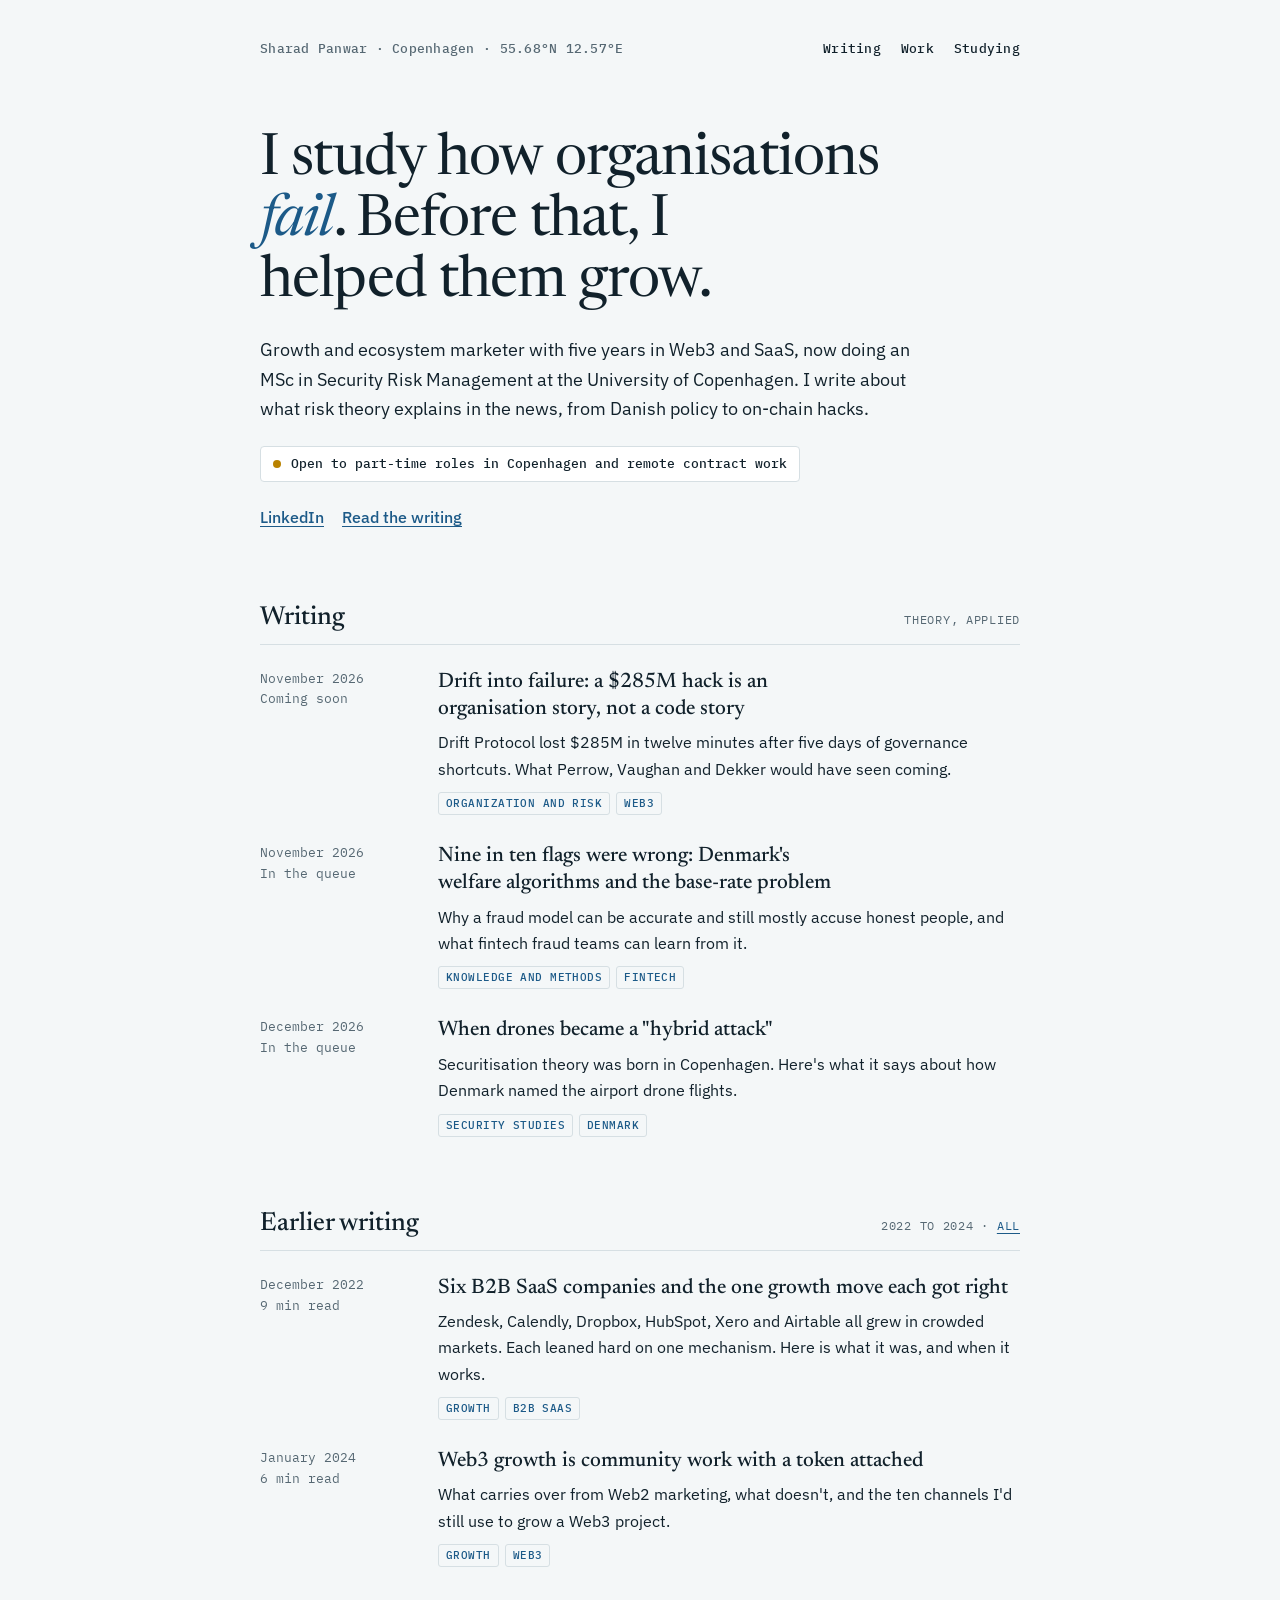
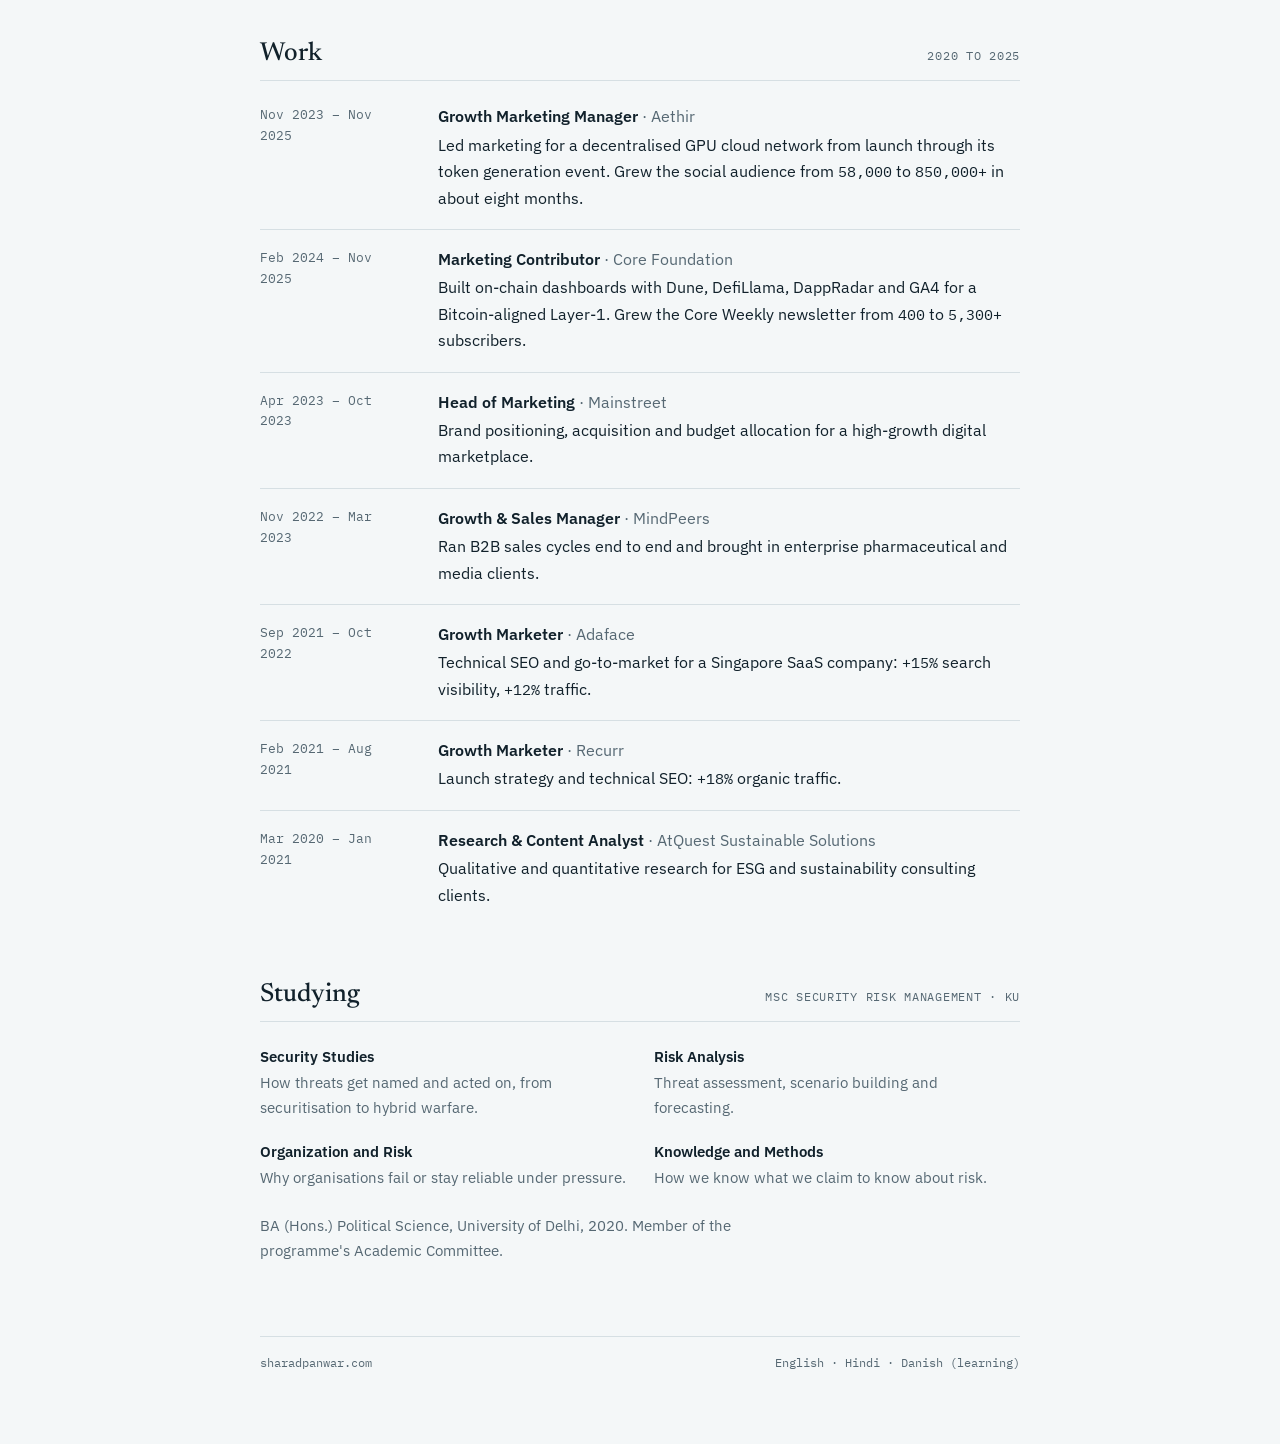
<file: index.html>
<!doctype html>
<html lang="en">
<head>
<meta charset="utf-8">
<meta name="viewport" content="width=device-width, initial-scale=1, viewport-fit=cover">
<title>Sharad Panwar</title>
<meta name="description" content="Sharad Panwar: growth and ecosystem marketer, MSc Security Risk Management student at the University of Copenhagen.">
<meta property="og:title" content="Sharad Panwar">
<meta property="og:description" content="Sharad Panwar: growth and ecosystem marketer, MSc Security Risk Management student at the University of Copenhagen.">
<meta property="og:url" content="https://sharadpanwar.com/">
<meta property="og:type" content="website">
<link rel="canonical" href="https://sharadpanwar.com/">
<link rel="preconnect" href="https://fonts.googleapis.com">
<link rel="preconnect" href="https://fonts.gstatic.com" crossorigin>
<link rel="stylesheet" href="https://fonts.googleapis.com/css2?family=Newsreader:ital,opsz,wght@0,6..72,400;0,6..72,500;1,6..72,400&family=IBM+Plex+Sans:wght@400;500;600&family=IBM+Plex+Mono:wght@400;500&display=swap">
<link rel="stylesheet" href="/style.css">
</head>
<body>
<div class="wrap">
  <header class="top">
    <a class="home" href="/">Sharad Panwar · Copenhagen · 55.68°N 12.57°E</a>
    <nav aria-label="Sections">
      <a href="/writing/">Writing</a>
      <a href="/#work">Work</a>
      <a href="/#studying">Studying</a>
    </nav>
  </header>
  <div class="hero">
    <h1>I study how organisations <em>fail</em>. Before that, I helped them grow.</h1>
    <p>Growth and ecosystem marketer with five years in Web3 and SaaS, now doing an MSc in Security Risk Management at the University of Copenhagen. I write about what risk theory explains in the news, from Danish policy to on-chain hacks.</p>
    <div class="status"><i aria-hidden="true"></i>Open to part-time roles in Copenhagen and remote contract work</div>
    <div class="links">
      <a href="https://www.linkedin.com/in/isthatsharad/" target="_blank" rel="noopener">LinkedIn</a>
      <a href="/writing/">Read the writing</a>
    </div>
  </div>

  <section id="writing" aria-labelledby="h-writing">
    <div class="sec-head"><h2 id="h-writing">Writing</h2><span>Theory, applied</span></div>
    <div class="list">
      <article class="entry">
        <div class="meta">November 2026<br>Coming soon</div>
        <div class="body">
          <h3>Drift into failure: a $285M hack is an organisation story, not a code story</h3>
          <p>Drift Protocol lost $285M in twelve minutes after five days of governance shortcuts. What Perrow, Vaughan and Dekker would have seen coming.</p>
          <div class="lens"><b>Organization and Risk</b><b>Web3</b></div>
        </div>
      </article>
      <article class="entry">
        <div class="meta">November 2026<br>In the queue</div>
        <div class="body">
          <h3>Nine in ten flags were wrong: Denmark&#x27;s welfare algorithms and the base-rate problem</h3>
          <p>Why a fraud model can be accurate and still mostly accuse honest people, and what fintech fraud teams can learn from it.</p>
          <div class="lens"><b>Knowledge and Methods</b><b>Fintech</b></div>
        </div>
      </article>
      <article class="entry">
        <div class="meta">December 2026<br>In the queue</div>
        <div class="body">
          <h3>When drones became a &quot;hybrid attack&quot;</h3>
          <p>Securitisation theory was born in Copenhagen. Here&#x27;s what it says about how Denmark named the airport drone flights.</p>
          <div class="lens"><b>Security Studies</b><b>Denmark</b></div>
        </div>
      </article>
    </div>
  </section>

  <section id="earlier" aria-labelledby="h-earlier">
    <div class="sec-head"><h2 id="h-earlier">Earlier writing</h2><span>2022 to 2024 · <a href="/writing/">All</a></span></div>
    <div class="list">
      <article class="entry">
        <div class="meta">December 2022<br>9 min read</div>
        <div class="body">
          <h3><a href="/writing/b2b-saas-growth/">Six B2B SaaS companies and the one growth move each got right</a></h3>
          <p>Zendesk, Calendly, Dropbox, HubSpot, Xero and Airtable all grew in crowded markets. Each leaned hard on one mechanism. Here is what it was, and when it works.</p>
          <div class="lens"><b>Growth</b><b>B2B SaaS</b></div>
        </div>
      </article>
      <article class="entry">
        <div class="meta">January 2024<br>6 min read</div>
        <div class="body">
          <h3><a href="/writing/web3-growth-playbook/">Web3 growth is community work with a token attached</a></h3>
          <p>What carries over from Web2 marketing, what doesn&#x27;t, and the ten channels I&#x27;d still use to grow a Web3 project.</p>
          <div class="lens"><b>Growth</b><b>Web3</b></div>
        </div>
      </article>
    </div>
  </section>

  <section id="work" aria-labelledby="h-work">
    <div class="sec-head"><h2 id="h-work">Work</h2><span>2020 to 2025</span></div>
    <div class="roles">
      <div class="role"><div class="meta">Nov 2023 – Nov 2025</div><div>
        <h3>Growth Marketing Manager <span>· Aethir</span></h3>
        <p>Led marketing for a decentralised GPU cloud network from launch through its token generation event. Grew the social audience from <span class="num">58,000</span> to <span class="num">850,000+</span> in about eight months.</p></div></div>
      <div class="role"><div class="meta">Feb 2024 – Nov 2025</div><div>
        <h3>Marketing Contributor <span>· Core Foundation</span></h3>
        <p>Built on-chain dashboards with Dune, DefiLlama, DappRadar and GA4 for a Bitcoin-aligned Layer-1. Grew the Core Weekly newsletter from <span class="num">400</span> to <span class="num">5,300+</span> subscribers.</p></div></div>
      <div class="role"><div class="meta">Apr 2023 – Oct 2023</div><div>
        <h3>Head of Marketing <span>· Mainstreet</span></h3>
        <p>Brand positioning, acquisition and budget allocation for a high-growth digital marketplace.</p></div></div>
      <div class="role"><div class="meta">Nov 2022 – Mar 2023</div><div>
        <h3>Growth &amp; Sales Manager <span>· MindPeers</span></h3>
        <p>Ran B2B sales cycles end to end and brought in enterprise pharmaceutical and media clients.</p></div></div>
      <div class="role"><div class="meta">Sep 2021 – Oct 2022</div><div>
        <h3>Growth Marketer <span>· Adaface</span></h3>
        <p>Technical SEO and go-to-market for a Singapore SaaS company: <span class="num">+15%</span> search visibility, <span class="num">+12%</span> traffic.</p></div></div>
      <div class="role"><div class="meta">Feb 2021 – Aug 2021</div><div>
        <h3>Growth Marketer <span>· Recurr</span></h3>
        <p>Launch strategy and technical SEO: <span class="num">+18%</span> organic traffic.</p></div></div>
      <div class="role"><div class="meta">Mar 2020 – Jan 2021</div><div>
        <h3>Research &amp; Content Analyst <span>· AtQuest Sustainable Solutions</span></h3>
        <p>Qualitative and quantitative research for ESG and sustainability consulting clients.</p></div></div>
    </div>
  </section>

  <section id="studying" aria-labelledby="h-studying">
    <div class="sec-head"><h2 id="h-studying">Studying</h2><span>MSc Security Risk Management · KU</span></div>
    <div class="courses">
      <div class="course"><h3>Security Studies</h3><p>How threats get named and acted on, from securitisation to hybrid warfare.</p></div>
      <div class="course"><h3>Risk Analysis</h3><p>Threat assessment, scenario building and forecasting.</p></div>
      <div class="course"><h3>Organization and Risk</h3><p>Why organisations fail or stay reliable under pressure.</p></div>
      <div class="course"><h3>Knowledge and Methods</h3><p>How we know what we claim to know about risk.</p></div>
    </div>
    <p class="note">BA (Hons.) Political Science, University of Delhi, 2020. Member of the programme's Academic Committee.</p>
  </section>

  <footer>
    <span>sharadpanwar.com</span>
    <span>English · Hindi · Danish (learning)</span>
  </footer>
</div>
</body>
</html>
</file>
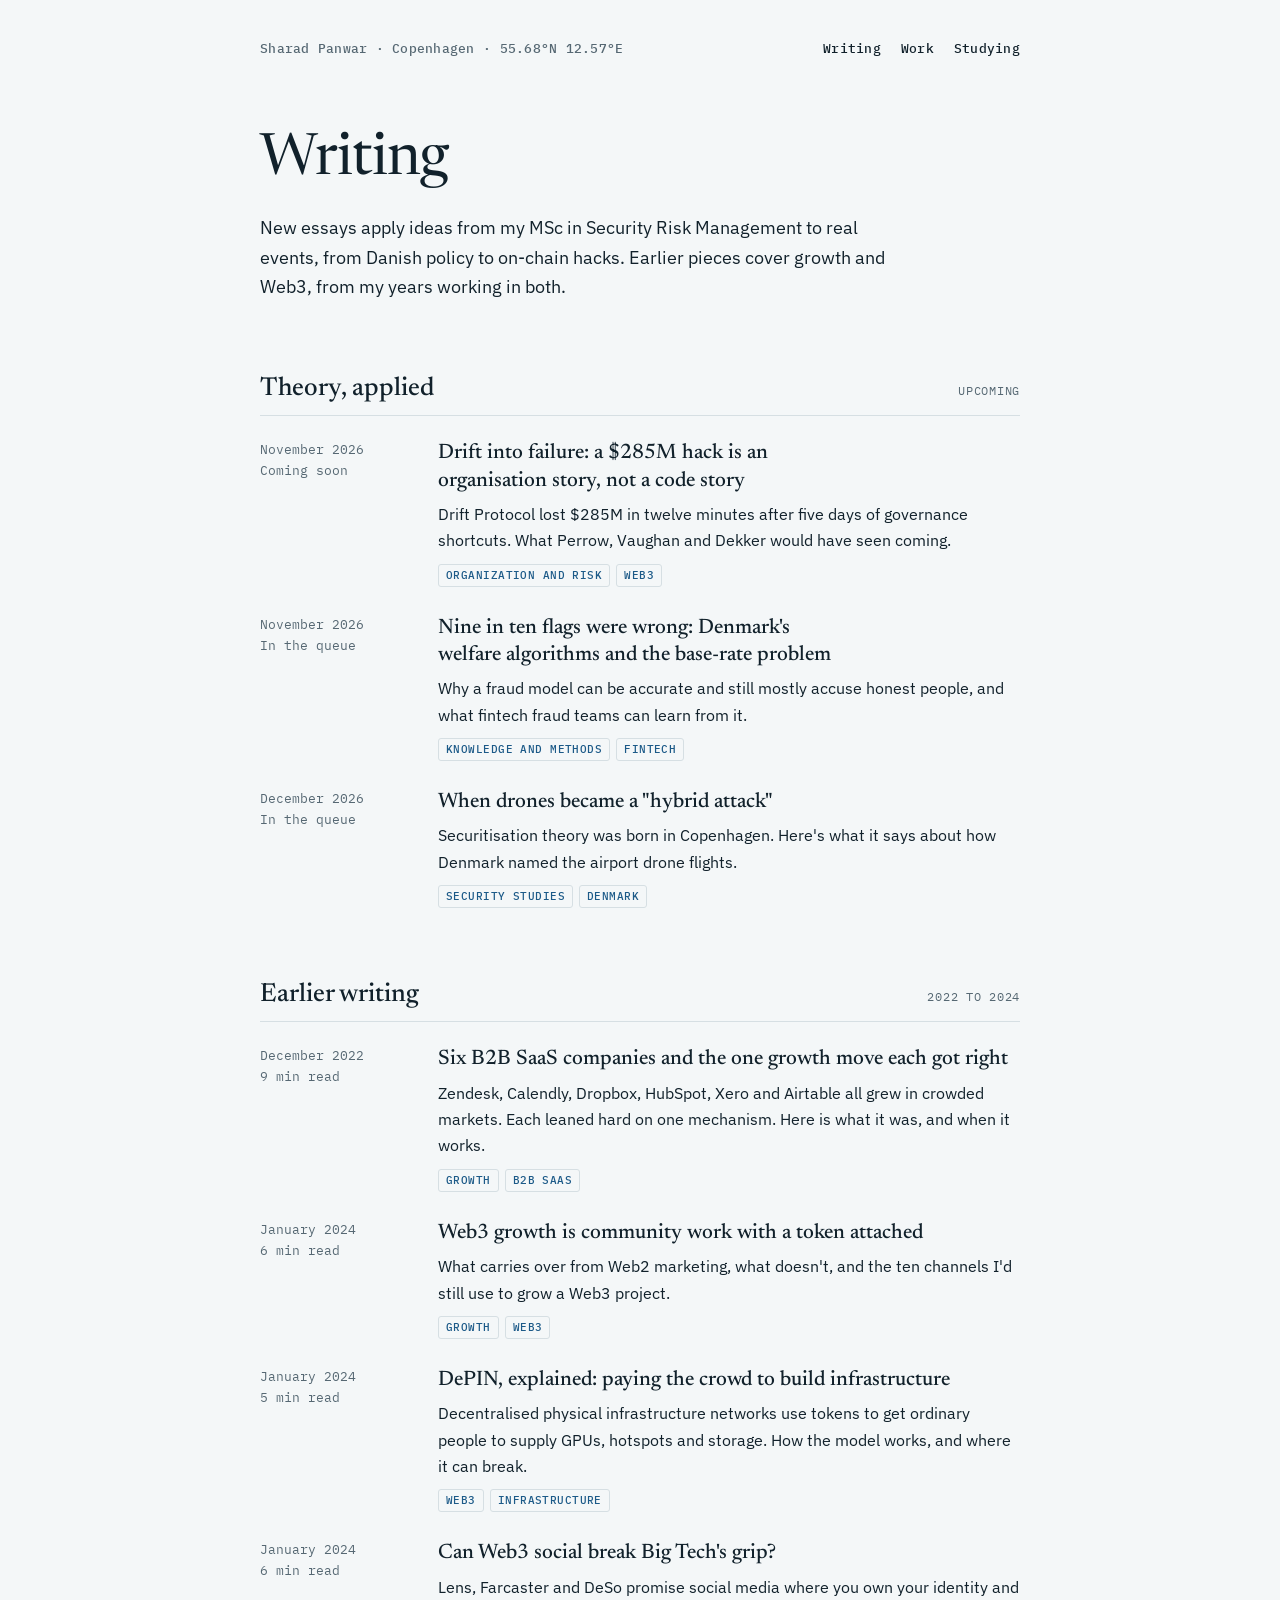
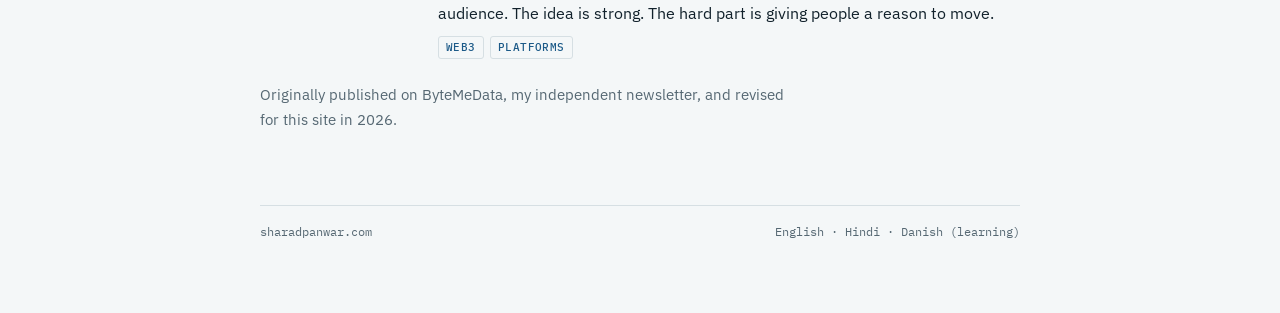
<file: writing/index.html>
<!doctype html>
<html lang="en">
<head>
<meta charset="utf-8">
<meta name="viewport" content="width=device-width, initial-scale=1, viewport-fit=cover">
<title>Writing | Sharad Panwar</title>
<meta name="description" content="Essays on security risk, growth and Web3 by Sharad Panwar.">
<meta property="og:title" content="Writing | Sharad Panwar">
<meta property="og:description" content="Essays on security risk, growth and Web3 by Sharad Panwar.">
<meta property="og:url" content="https://sharadpanwar.com/writing/">
<meta property="og:type" content="website">
<link rel="canonical" href="https://sharadpanwar.com/writing/">
<link rel="preconnect" href="https://fonts.googleapis.com">
<link rel="preconnect" href="https://fonts.gstatic.com" crossorigin>
<link rel="stylesheet" href="https://fonts.googleapis.com/css2?family=Newsreader:ital,opsz,wght@0,6..72,400;0,6..72,500;1,6..72,400&family=IBM+Plex+Sans:wght@400;500;600&family=IBM+Plex+Mono:wght@400;500&display=swap">
<link rel="stylesheet" href="/style.css">
</head>
<body>
<div class="wrap">
  <header class="top">
    <a class="home" href="/">Sharad Panwar · Copenhagen · 55.68°N 12.57°E</a>
    <nav aria-label="Sections">
      <a href="/writing/">Writing</a>
      <a href="/#work">Work</a>
      <a href="/#studying">Studying</a>
    </nav>
  </header>

  <div class="hero">
    <h1>Writing</h1>
    <p>New essays apply ideas from my MSc in Security Risk Management to real events, from Danish policy to on-chain hacks. Earlier pieces cover growth and Web3, from my years working in both.</p>
  </div>
  <section aria-labelledby="h-new">
    <div class="sec-head"><h2 id="h-new">Theory, applied</h2><span>Upcoming</span></div>
    <div class="list">
      <article class="entry">
        <div class="meta">November 2026<br>Coming soon</div>
        <div class="body">
          <h3>Drift into failure: a $285M hack is an organisation story, not a code story</h3>
          <p>Drift Protocol lost $285M in twelve minutes after five days of governance shortcuts. What Perrow, Vaughan and Dekker would have seen coming.</p>
          <div class="lens"><b>Organization and Risk</b><b>Web3</b></div>
        </div>
      </article>
      <article class="entry">
        <div class="meta">November 2026<br>In the queue</div>
        <div class="body">
          <h3>Nine in ten flags were wrong: Denmark&#x27;s welfare algorithms and the base-rate problem</h3>
          <p>Why a fraud model can be accurate and still mostly accuse honest people, and what fintech fraud teams can learn from it.</p>
          <div class="lens"><b>Knowledge and Methods</b><b>Fintech</b></div>
        </div>
      </article>
      <article class="entry">
        <div class="meta">December 2026<br>In the queue</div>
        <div class="body">
          <h3>When drones became a &quot;hybrid attack&quot;</h3>
          <p>Securitisation theory was born in Copenhagen. Here&#x27;s what it says about how Denmark named the airport drone flights.</p>
          <div class="lens"><b>Security Studies</b><b>Denmark</b></div>
        </div>
      </article>
    </div>
  </section>
  <section id="earlier" aria-labelledby="h-earlier">
    <div class="sec-head"><h2 id="h-earlier">Earlier writing</h2><span>2022 to 2024</span></div>
    <div class="list">
      <article class="entry">
        <div class="meta">December 2022<br>9 min read</div>
        <div class="body">
          <h3><a href="/writing/b2b-saas-growth/">Six B2B SaaS companies and the one growth move each got right</a></h3>
          <p>Zendesk, Calendly, Dropbox, HubSpot, Xero and Airtable all grew in crowded markets. Each leaned hard on one mechanism. Here is what it was, and when it works.</p>
          <div class="lens"><b>Growth</b><b>B2B SaaS</b></div>
        </div>
      </article>
      <article class="entry">
        <div class="meta">January 2024<br>6 min read</div>
        <div class="body">
          <h3><a href="/writing/web3-growth-playbook/">Web3 growth is community work with a token attached</a></h3>
          <p>What carries over from Web2 marketing, what doesn&#x27;t, and the ten channels I&#x27;d still use to grow a Web3 project.</p>
          <div class="lens"><b>Growth</b><b>Web3</b></div>
        </div>
      </article>
      <article class="entry">
        <div class="meta">January 2024<br>5 min read</div>
        <div class="body">
          <h3><a href="/writing/depin-explained/">DePIN, explained: paying the crowd to build infrastructure</a></h3>
          <p>Decentralised physical infrastructure networks use tokens to get ordinary people to supply GPUs, hotspots and storage. How the model works, and where it can break.</p>
          <div class="lens"><b>Web3</b><b>Infrastructure</b></div>
        </div>
      </article>
      <article class="entry">
        <div class="meta">January 2024<br>6 min read</div>
        <div class="body">
          <h3><a href="/writing/web3-social/">Can Web3 social break Big Tech&#x27;s grip?</a></h3>
          <p>Lens, Farcaster and DeSo promise social media where you own your identity and audience. The idea is strong. The hard part is giving people a reason to move.</p>
          <div class="lens"><b>Web3</b><b>Platforms</b></div>
        </div>
      </article>
    </div>
    <p class="note">Originally published on ByteMeData, my independent newsletter, and revised for this site in 2026.</p>
  </section>
  <footer>
    <span>sharadpanwar.com</span>
    <span>English · Hindi · Danish (learning)</span>
  </footer>
</div>
</body>
</html>
</file>
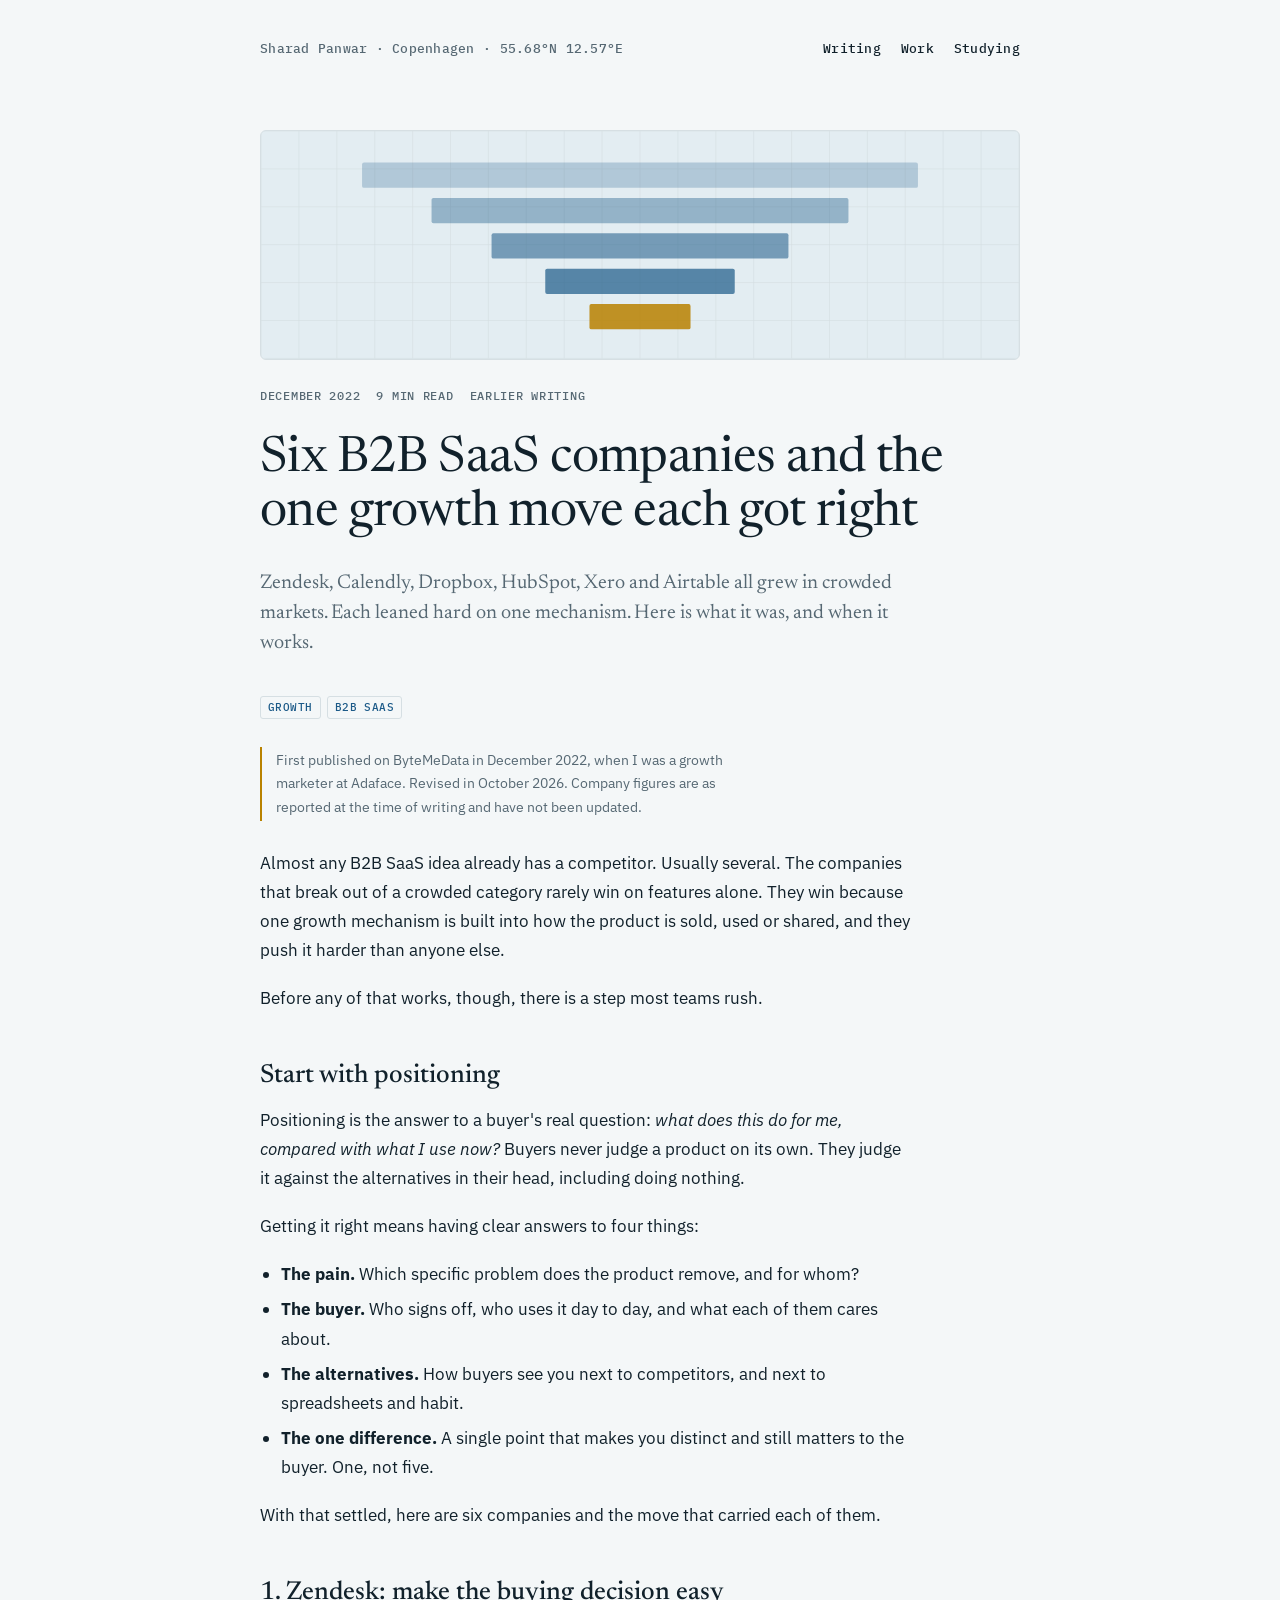
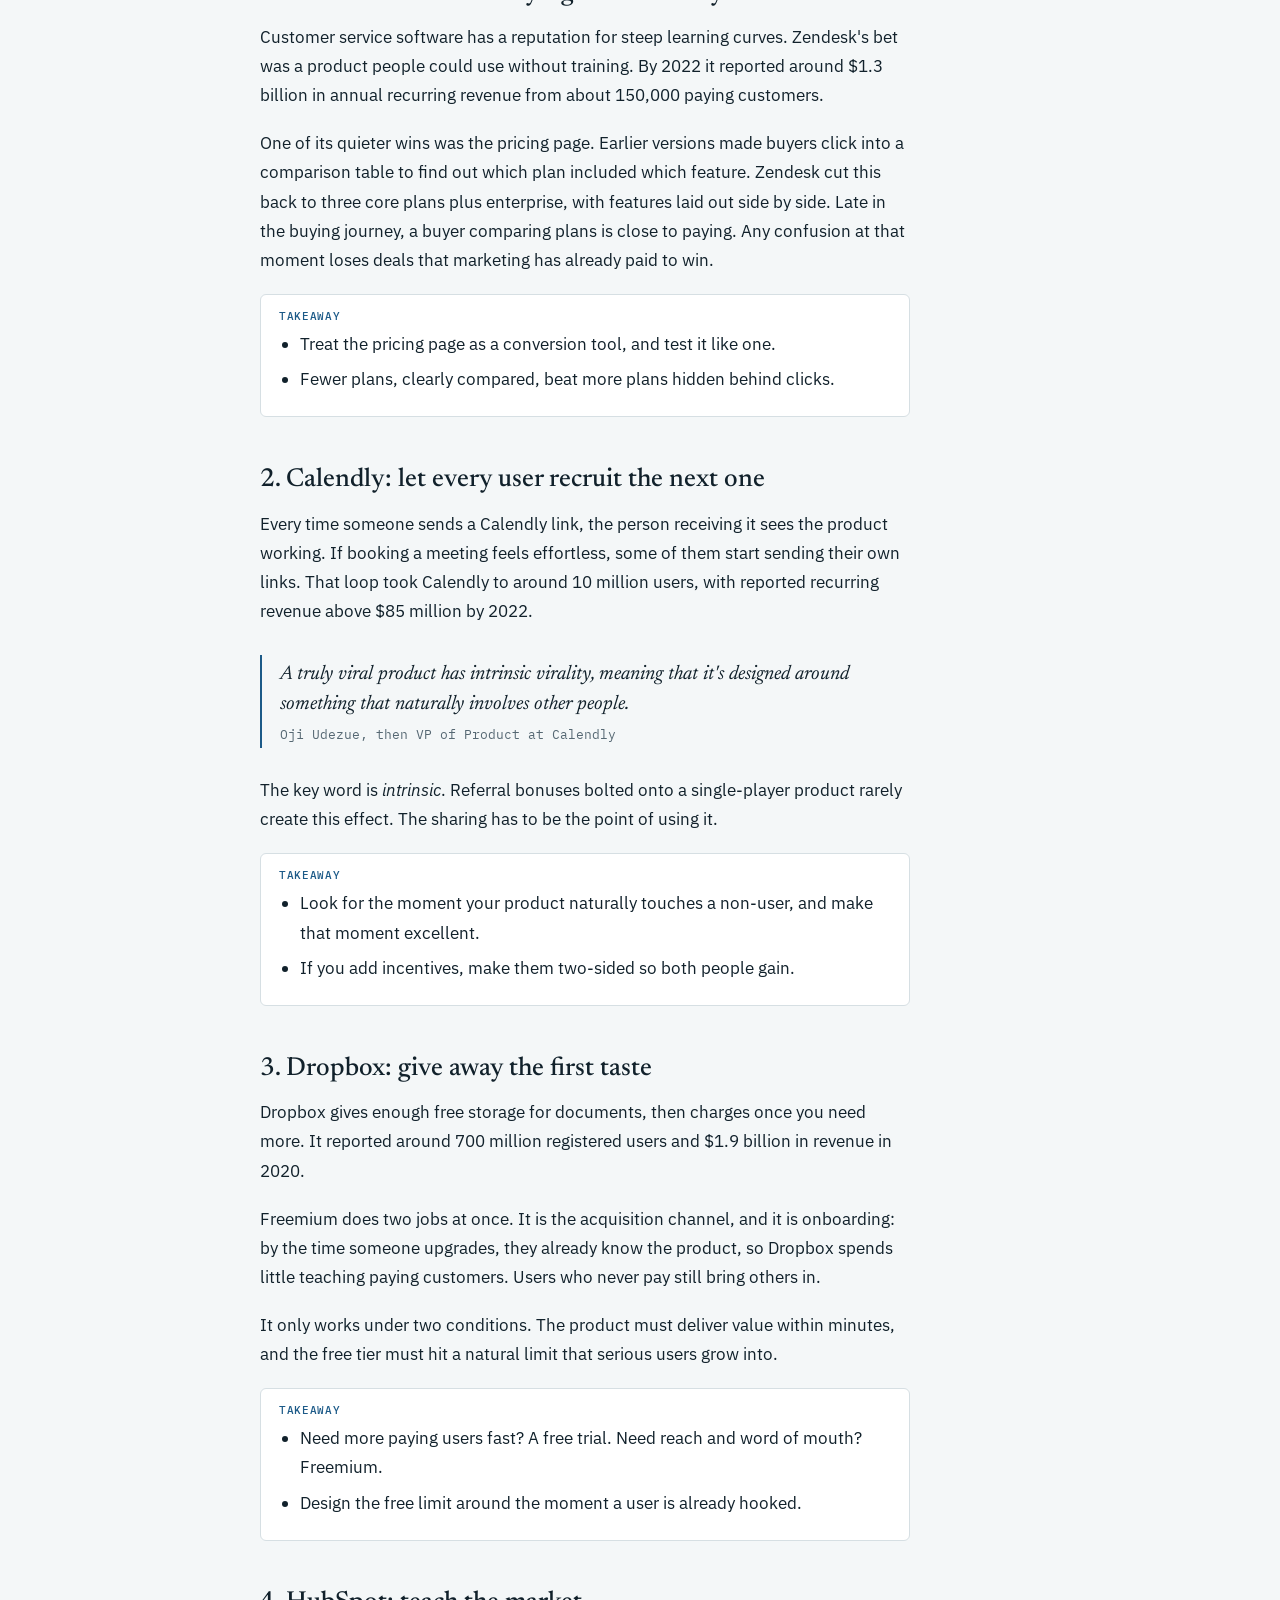
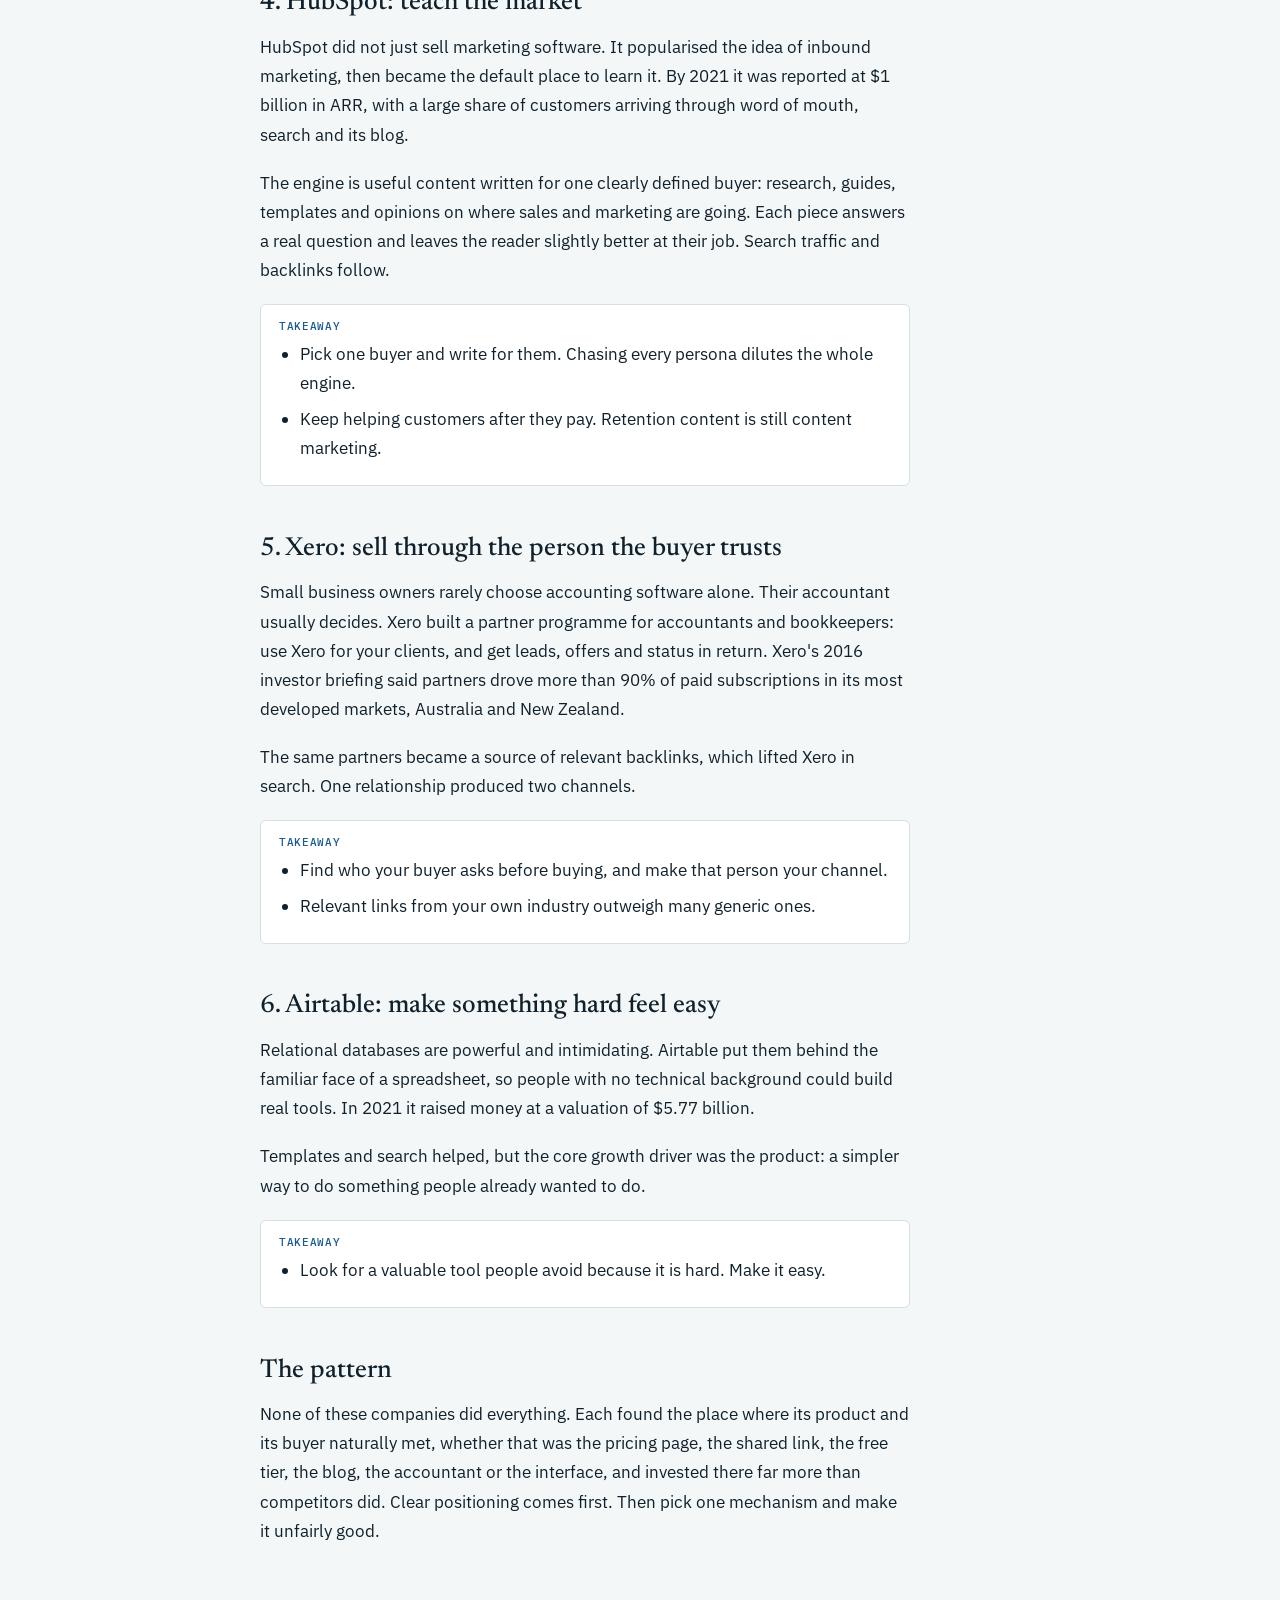
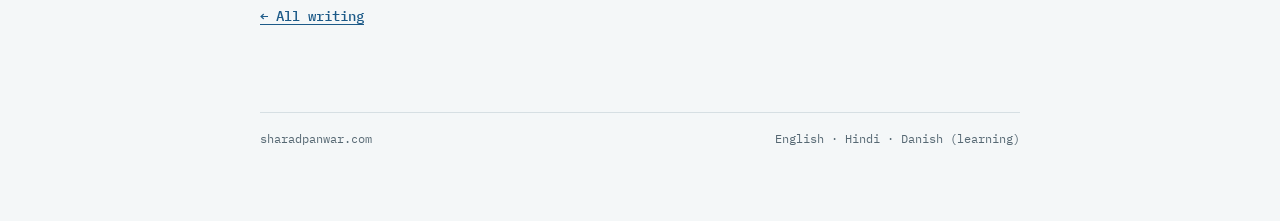
<file: writing/b2b-saas-growth/index.html>
<!doctype html>
<html lang="en">
<head>
<meta charset="utf-8">
<meta name="viewport" content="width=device-width, initial-scale=1, viewport-fit=cover">
<title>Six B2B SaaS companies and the one growth move each got right | Sharad Panwar</title>
<meta name="description" content="Zendesk, Calendly, Dropbox, HubSpot, Xero and Airtable all grew in crowded markets. Each leaned hard on one mechanism. Here is what it was, and when it works.">
<meta property="og:title" content="Six B2B SaaS companies and the one growth move each got right | Sharad Panwar">
<meta property="og:description" content="Zendesk, Calendly, Dropbox, HubSpot, Xero and Airtable all grew in crowded markets. Each leaned hard on one mechanism. Here is what it was, and when it works.">
<meta property="og:url" content="https://sharadpanwar.com/writing/b2b-saas-growth/">
<meta property="og:type" content="article">
<link rel="canonical" href="https://sharadpanwar.com/writing/b2b-saas-growth/">
<link rel="preconnect" href="https://fonts.googleapis.com">
<link rel="preconnect" href="https://fonts.gstatic.com" crossorigin>
<link rel="stylesheet" href="https://fonts.googleapis.com/css2?family=Newsreader:ital,opsz,wght@0,6..72,400;0,6..72,500;1,6..72,400&family=IBM+Plex+Sans:wght@400;500;600&family=IBM+Plex+Mono:wght@400;500&display=swap">
<link rel="stylesheet" href="/style.css">
</head>
<body>
<div class="wrap">
  <header class="top">
    <a class="home" href="/">Sharad Panwar · Copenhagen · 55.68°N 12.57°E</a>
    <nav aria-label="Sections">
      <a href="/writing/">Writing</a>
      <a href="/#work">Work</a>
      <a href="/#studying">Studying</a>
    </nav>
  </header>

  <article class="article">
    <div class="banner"><svg viewBox="0 0 1200 360" role="img" aria-label="" xmlns="http://www.w3.org/2000/svg">
<line class="bn-l" x1="0" y1="0" x2="0" y2="360" stroke-width="1"/>
<line class="bn-l" x1="60" y1="0" x2="60" y2="360" stroke-width="1"/>
<line class="bn-l" x1="120" y1="0" x2="120" y2="360" stroke-width="1"/>
<line class="bn-l" x1="180" y1="0" x2="180" y2="360" stroke-width="1"/>
<line class="bn-l" x1="240" y1="0" x2="240" y2="360" stroke-width="1"/>
<line class="bn-l" x1="300" y1="0" x2="300" y2="360" stroke-width="1"/>
<line class="bn-l" x1="360" y1="0" x2="360" y2="360" stroke-width="1"/>
<line class="bn-l" x1="420" y1="0" x2="420" y2="360" stroke-width="1"/>
<line class="bn-l" x1="480" y1="0" x2="480" y2="360" stroke-width="1"/>
<line class="bn-l" x1="540" y1="0" x2="540" y2="360" stroke-width="1"/>
<line class="bn-l" x1="600" y1="0" x2="600" y2="360" stroke-width="1"/>
<line class="bn-l" x1="660" y1="0" x2="660" y2="360" stroke-width="1"/>
<line class="bn-l" x1="720" y1="0" x2="720" y2="360" stroke-width="1"/>
<line class="bn-l" x1="780" y1="0" x2="780" y2="360" stroke-width="1"/>
<line class="bn-l" x1="840" y1="0" x2="840" y2="360" stroke-width="1"/>
<line class="bn-l" x1="900" y1="0" x2="900" y2="360" stroke-width="1"/>
<line class="bn-l" x1="960" y1="0" x2="960" y2="360" stroke-width="1"/>
<line class="bn-l" x1="1020" y1="0" x2="1020" y2="360" stroke-width="1"/>
<line class="bn-l" x1="1080" y1="0" x2="1080" y2="360" stroke-width="1"/>
<line class="bn-l" x1="1140" y1="0" x2="1140" y2="360" stroke-width="1"/>
<line class="bn-l" x1="1200" y1="0" x2="1200" y2="360" stroke-width="1"/>
<line class="bn-l" x1="0" y1="0" x2="1200" y2="0" stroke-width="1"/>
<line class="bn-l" x1="0" y1="60" x2="1200" y2="60" stroke-width="1"/>
<line class="bn-l" x1="0" y1="120" x2="1200" y2="120" stroke-width="1"/>
<line class="bn-l" x1="0" y1="180" x2="1200" y2="180" stroke-width="1"/>
<line class="bn-l" x1="0" y1="240" x2="1200" y2="240" stroke-width="1"/>
<line class="bn-l" x1="0" y1="300" x2="1200" y2="300" stroke-width="1"/>
<line class="bn-l" x1="0" y1="360" x2="1200" y2="360" stroke-width="1"/>
<rect class="bn-a" x="160" y="50" width="880" height="40" rx="3" opacity="0.25"/>
<rect class="bn-a" x="270" y="106" width="660" height="40" rx="3" opacity="0.40"/>
<rect class="bn-a" x="365" y="162" width="470" height="40" rx="3" opacity="0.55"/>
<rect class="bn-a" x="450" y="218" width="300" height="40" rx="3" opacity="0.70"/>
<rect class="bn-s" x="520" y="274" width="160" height="40" rx="3" opacity="0.85"/>
</svg></div>
    <div class="kicker"><span>December 2022</span><span>9 min read</span><span>Earlier writing</span></div>
    <h1>Six B2B SaaS companies and the one growth move each got right</h1>
    <p class="dek">Zendesk, Calendly, Dropbox, HubSpot, Xero and Airtable all grew in crowded markets. Each leaned hard on one mechanism. Here is what it was, and when it works.</p>
    <div class="lens"><b>Growth</b><b>B2B SaaS</b></div>
    <p class="origin">First published on ByteMeData in December 2022, when I was a growth marketer at Adaface. Revised in October 2026. Company figures are as reported at the time of writing and have not been updated.</p>
    <div class="prose">
<p>Almost any B2B SaaS idea already has a competitor. Usually several. The companies that break out of a crowded category rarely win on features alone. They win because one growth mechanism is built into how the product is sold, used or shared, and they push it harder than anyone else.</p>
<p>Before any of that works, though, there is a step most teams rush.</p>

<h2>Start with positioning</h2>
<p>Positioning is the answer to a buyer's real question: <em>what does this do for me, compared with what I use now?</em> Buyers never judge a product on its own. They judge it against the alternatives in their head, including doing nothing.</p>
<p>Getting it right means having clear answers to four things:</p>
<ul>
<li><b>The pain.</b> Which specific problem does the product remove, and for whom?</li>
<li><b>The buyer.</b> Who signs off, who uses it day to day, and what each of them cares about.</li>
<li><b>The alternatives.</b> How buyers see you next to competitors, and next to spreadsheets and habit.</li>
<li><b>The one difference.</b> A single point that makes you distinct and still matters to the buyer. One, not five.</li>
</ul>
<p>With that settled, here are six companies and the move that carried each of them.</p>

<h2>1. Zendesk: make the buying decision easy</h2>
<p>Customer service software has a reputation for steep learning curves. Zendesk's bet was a product people could use without training. By 2022 it reported around $1.3 billion in annual recurring revenue from about 150,000 paying customers.</p>
<p>One of its quieter wins was the pricing page. Earlier versions made buyers click into a comparison table to find out which plan included which feature. Zendesk cut this back to three core plans plus enterprise, with features laid out side by side. Late in the buying journey, a buyer comparing plans is close to paying. Any confusion at that moment loses deals that marketing has already paid to win.</p>
<div class="takeaway"><b>Takeaway</b><ul><li>Treat the pricing page as a conversion tool, and test it like one.</li><li>Fewer plans, clearly compared, beat more plans hidden behind clicks.</li></ul></div>

<h2>2. Calendly: let every user recruit the next one</h2>
<p>Every time someone sends a Calendly link, the person receiving it sees the product working. If booking a meeting feels effortless, some of them start sending their own links. That loop took Calendly to around 10 million users, with reported recurring revenue above $85 million by 2022.</p>
<blockquote>A truly viral product has intrinsic virality, meaning that it's designed around something that naturally involves other people.<cite>Oji Udezue, then VP of Product at Calendly</cite></blockquote>
<p>The key word is <em>intrinsic</em>. Referral bonuses bolted onto a single-player product rarely create this effect. The sharing has to be the point of using it.</p>
<div class="takeaway"><b>Takeaway</b><ul><li>Look for the moment your product naturally touches a non-user, and make that moment excellent.</li><li>If you add incentives, make them two-sided so both people gain.</li></ul></div>

<h2>3. Dropbox: give away the first taste</h2>
<p>Dropbox gives enough free storage for documents, then charges once you need more. It reported around 700 million registered users and $1.9 billion in revenue in 2020.</p>
<p>Freemium does two jobs at once. It is the acquisition channel, and it is onboarding: by the time someone upgrades, they already know the product, so Dropbox spends little teaching paying customers. Users who never pay still bring others in.</p>
<p>It only works under two conditions. The product must deliver value within minutes, and the free tier must hit a natural limit that serious users grow into.</p>
<div class="takeaway"><b>Takeaway</b><ul><li>Need more paying users fast? A free trial. Need reach and word of mouth? Freemium.</li><li>Design the free limit around the moment a user is already hooked.</li></ul></div>

<h2>4. HubSpot: teach the market</h2>
<p>HubSpot did not just sell marketing software. It popularised the idea of inbound marketing, then became the default place to learn it. By 2021 it was reported at $1 billion in ARR, with a large share of customers arriving through word of mouth, search and its blog.</p>
<p>The engine is useful content written for one clearly defined buyer: research, guides, templates and opinions on where sales and marketing are going. Each piece answers a real question and leaves the reader slightly better at their job. Search traffic and backlinks follow.</p>
<div class="takeaway"><b>Takeaway</b><ul><li>Pick one buyer and write for them. Chasing every persona dilutes the whole engine.</li><li>Keep helping customers after they pay. Retention content is still content marketing.</li></ul></div>

<h2>5. Xero: sell through the person the buyer trusts</h2>
<p>Small business owners rarely choose accounting software alone. Their accountant usually decides. Xero built a partner programme for accountants and bookkeepers: use Xero for your clients, and get leads, offers and status in return. Xero's 2016 investor briefing said partners drove more than 90% of paid subscriptions in its most developed markets, Australia and New Zealand.</p>
<p>The same partners became a source of relevant backlinks, which lifted Xero in search. One relationship produced two channels.</p>
<div class="takeaway"><b>Takeaway</b><ul><li>Find who your buyer asks before buying, and make that person your channel.</li><li>Relevant links from your own industry outweigh many generic ones.</li></ul></div>

<h2>6. Airtable: make something hard feel easy</h2>
<p>Relational databases are powerful and intimidating. Airtable put them behind the familiar face of a spreadsheet, so people with no technical background could build real tools. In 2021 it raised money at a valuation of $5.77 billion.</p>
<p>Templates and search helped, but the core growth driver was the product: a simpler way to do something people already wanted to do.</p>
<div class="takeaway"><b>Takeaway</b><ul><li>Look for a valuable tool people avoid because it is hard. Make it easy.</li></ul></div>

<h2>The pattern</h2>
<p>None of these companies did everything. Each found the place where its product and its buyer naturally met, whether that was the pricing page, the shared link, the free tier, the blog, the accountant or the interface, and invested there far more than competitors did. Clear positioning comes first. Then pick one mechanism and make it unfairly good.</p>
    </div>
    <p class="backlink"><a href="/writing/">← All writing</a></p>
  </article>
  <footer>
    <span>sharadpanwar.com</span>
    <span>English · Hindi · Danish (learning)</span>
  </footer>
</div>
</body>
</html>
</file>
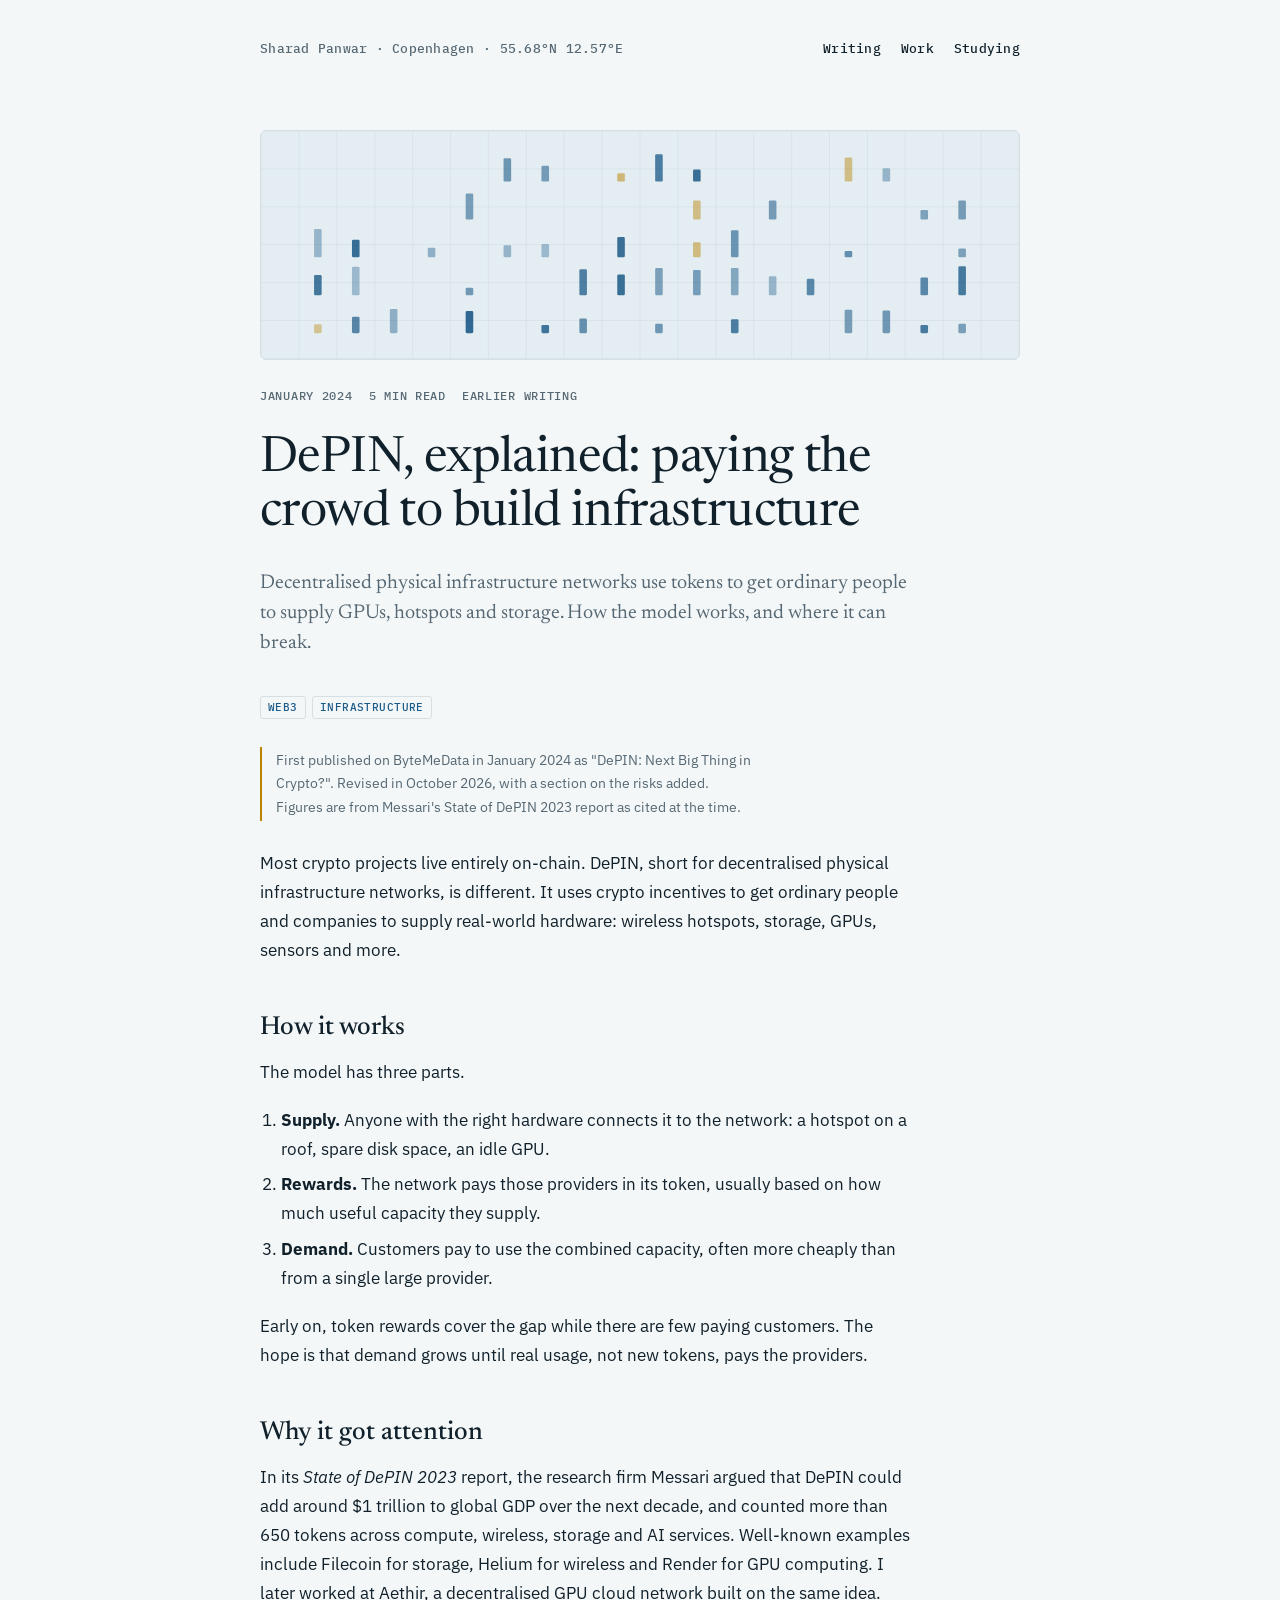
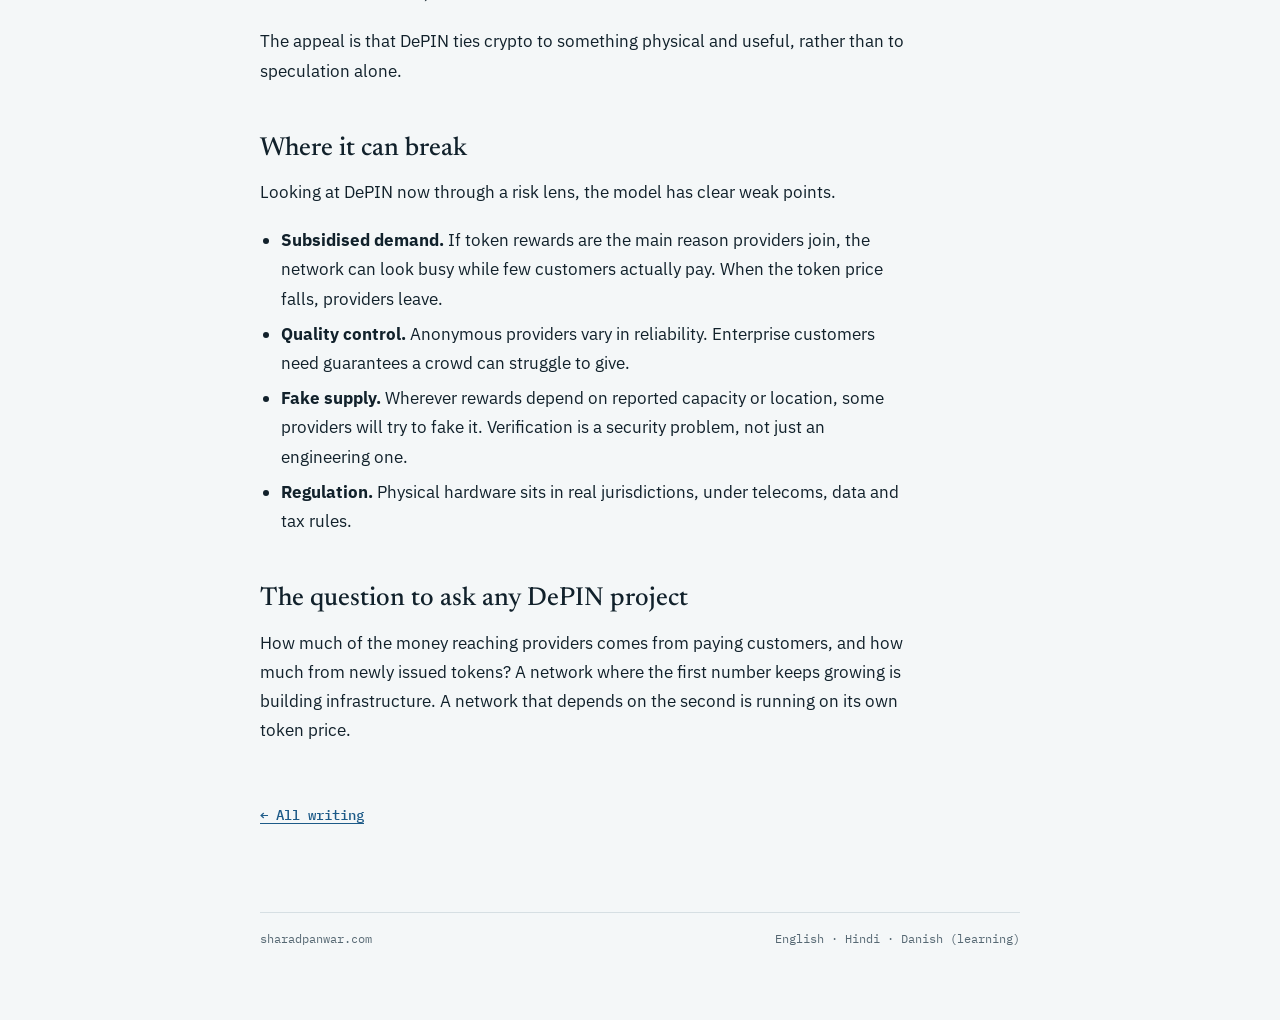
<file: writing/depin-explained/index.html>
<!doctype html>
<html lang="en">
<head>
<meta charset="utf-8">
<meta name="viewport" content="width=device-width, initial-scale=1, viewport-fit=cover">
<title>DePIN, explained: paying the crowd to build infrastructure | Sharad Panwar</title>
<meta name="description" content="Decentralised physical infrastructure networks use tokens to get ordinary people to supply GPUs, hotspots and storage. How the model works, and where it can break.">
<meta property="og:title" content="DePIN, explained: paying the crowd to build infrastructure | Sharad Panwar">
<meta property="og:description" content="Decentralised physical infrastructure networks use tokens to get ordinary people to supply GPUs, hotspots and storage. How the model works, and where it can break.">
<meta property="og:url" content="https://sharadpanwar.com/writing/depin-explained/">
<meta property="og:type" content="article">
<link rel="canonical" href="https://sharadpanwar.com/writing/depin-explained/">
<link rel="preconnect" href="https://fonts.googleapis.com">
<link rel="preconnect" href="https://fonts.gstatic.com" crossorigin>
<link rel="stylesheet" href="https://fonts.googleapis.com/css2?family=Newsreader:ital,opsz,wght@0,6..72,400;0,6..72,500;1,6..72,400&family=IBM+Plex+Sans:wght@400;500;600&family=IBM+Plex+Mono:wght@400;500&display=swap">
<link rel="stylesheet" href="/style.css">
</head>
<body>
<div class="wrap">
  <header class="top">
    <a class="home" href="/">Sharad Panwar · Copenhagen · 55.68°N 12.57°E</a>
    <nav aria-label="Sections">
      <a href="/writing/">Writing</a>
      <a href="/#work">Work</a>
      <a href="/#studying">Studying</a>
    </nav>
  </header>

  <article class="article">
    <div class="banner"><svg viewBox="0 0 1200 360" role="img" aria-label="" xmlns="http://www.w3.org/2000/svg">
<line class="bn-l" x1="0" y1="0" x2="0" y2="360" stroke-width="1"/>
<line class="bn-l" x1="60" y1="0" x2="60" y2="360" stroke-width="1"/>
<line class="bn-l" x1="120" y1="0" x2="120" y2="360" stroke-width="1"/>
<line class="bn-l" x1="180" y1="0" x2="180" y2="360" stroke-width="1"/>
<line class="bn-l" x1="240" y1="0" x2="240" y2="360" stroke-width="1"/>
<line class="bn-l" x1="300" y1="0" x2="300" y2="360" stroke-width="1"/>
<line class="bn-l" x1="360" y1="0" x2="360" y2="360" stroke-width="1"/>
<line class="bn-l" x1="420" y1="0" x2="420" y2="360" stroke-width="1"/>
<line class="bn-l" x1="480" y1="0" x2="480" y2="360" stroke-width="1"/>
<line class="bn-l" x1="540" y1="0" x2="540" y2="360" stroke-width="1"/>
<line class="bn-l" x1="600" y1="0" x2="600" y2="360" stroke-width="1"/>
<line class="bn-l" x1="660" y1="0" x2="660" y2="360" stroke-width="1"/>
<line class="bn-l" x1="720" y1="0" x2="720" y2="360" stroke-width="1"/>
<line class="bn-l" x1="780" y1="0" x2="780" y2="360" stroke-width="1"/>
<line class="bn-l" x1="840" y1="0" x2="840" y2="360" stroke-width="1"/>
<line class="bn-l" x1="900" y1="0" x2="900" y2="360" stroke-width="1"/>
<line class="bn-l" x1="960" y1="0" x2="960" y2="360" stroke-width="1"/>
<line class="bn-l" x1="1020" y1="0" x2="1020" y2="360" stroke-width="1"/>
<line class="bn-l" x1="1080" y1="0" x2="1080" y2="360" stroke-width="1"/>
<line class="bn-l" x1="1140" y1="0" x2="1140" y2="360" stroke-width="1"/>
<line class="bn-l" x1="1200" y1="0" x2="1200" y2="360" stroke-width="1"/>
<line class="bn-l" x1="0" y1="0" x2="1200" y2="0" stroke-width="1"/>
<line class="bn-l" x1="0" y1="60" x2="1200" y2="60" stroke-width="1"/>
<line class="bn-l" x1="0" y1="120" x2="1200" y2="120" stroke-width="1"/>
<line class="bn-l" x1="0" y1="180" x2="1200" y2="180" stroke-width="1"/>
<line class="bn-l" x1="0" y1="240" x2="1200" y2="240" stroke-width="1"/>
<line class="bn-l" x1="0" y1="300" x2="1200" y2="300" stroke-width="1"/>
<line class="bn-l" x1="0" y1="360" x2="1200" y2="360" stroke-width="1"/>
<rect class="bn-a" x="84" y="155" width="12" height="45" rx="2" opacity="0.38"/>
<rect class="bn-a" x="84" y="228" width="12" height="32" rx="2" opacity="0.80"/>
<rect class="bn-s" x="84" y="306" width="12" height="14" rx="2" opacity="0.40"/>
<rect class="bn-a" x="144" y="172" width="12" height="28" rx="2" opacity="0.87"/>
<rect class="bn-a" x="144" y="215" width="12" height="45" rx="2" opacity="0.36"/>
<rect class="bn-a" x="144" y="294" width="12" height="26" rx="2" opacity="0.71"/>
<rect class="bn-a" x="204" y="282" width="12" height="38" rx="2" opacity="0.43"/>
<rect class="bn-a" x="264" y="185" width="12" height="15" rx="2" opacity="0.42"/>
<rect class="bn-a" x="324" y="99" width="12" height="41" rx="2" opacity="0.54"/>
<rect class="bn-a" x="324" y="248" width="12" height="12" rx="2" opacity="0.57"/>
<rect class="bn-a" x="324" y="285" width="12" height="35" rx="2" opacity="0.90"/>
<rect class="bn-a" x="384" y="43" width="12" height="37" rx="2" opacity="0.59"/>
<rect class="bn-a" x="384" y="181" width="12" height="19" rx="2" opacity="0.40"/>
<rect class="bn-a" x="444" y="55" width="12" height="25" rx="2" opacity="0.55"/>
<rect class="bn-a" x="444" y="179" width="12" height="21" rx="2" opacity="0.36"/>
<rect class="bn-a" x="444" y="307" width="12" height="13" rx="2" opacity="0.83"/>
<rect class="bn-a" x="504" y="219" width="12" height="41" rx="2" opacity="0.75"/>
<rect class="bn-a" x="504" y="297" width="12" height="23" rx="2" opacity="0.64"/>
<rect class="bn-s" x="564" y="67" width="12" height="13" rx="2" opacity="0.51"/>
<rect class="bn-a" x="564" y="168" width="12" height="32" rx="2" opacity="0.85"/>
<rect class="bn-a" x="564" y="227" width="12" height="33" rx="2" opacity="0.86"/>
<rect class="bn-a" x="624" y="37" width="12" height="43" rx="2" opacity="0.76"/>
<rect class="bn-a" x="624" y="217" width="12" height="43" rx="2" opacity="0.52"/>
<rect class="bn-a" x="624" y="305" width="12" height="15" rx="2" opacity="0.59"/>
<rect class="bn-a" x="684" y="61" width="12" height="19" rx="2" opacity="0.85"/>
<rect class="bn-s" x="684" y="110" width="12" height="30" rx="2" opacity="0.45"/>
<rect class="bn-s" x="684" y="176" width="12" height="24" rx="2" opacity="0.48"/>
<rect class="bn-a" x="684" y="220" width="12" height="40" rx="2" opacity="0.55"/>
<rect class="bn-a" x="744" y="157" width="12" height="43" rx="2" opacity="0.60"/>
<rect class="bn-a" x="744" y="217" width="12" height="43" rx="2" opacity="0.48"/>
<rect class="bn-a" x="744" y="298" width="12" height="22" rx="2" opacity="0.76"/>
<rect class="bn-a" x="804" y="110" width="12" height="30" rx="2" opacity="0.55"/>
<rect class="bn-a" x="804" y="230" width="12" height="30" rx="2" opacity="0.39"/>
<rect class="bn-a" x="864" y="234" width="12" height="26" rx="2" opacity="0.69"/>
<rect class="bn-s" x="924" y="42" width="12" height="38" rx="2" opacity="0.45"/>
<rect class="bn-a" x="924" y="190" width="12" height="10" rx="2" opacity="0.64"/>
<rect class="bn-a" x="924" y="283" width="12" height="37" rx="2" opacity="0.54"/>
<rect class="bn-a" x="984" y="59" width="12" height="21" rx="2" opacity="0.39"/>
<rect class="bn-a" x="984" y="284" width="12" height="36" rx="2" opacity="0.58"/>
<rect class="bn-a" x="1044" y="125" width="12" height="15" rx="2" opacity="0.51"/>
<rect class="bn-a" x="1044" y="232" width="12" height="28" rx="2" opacity="0.69"/>
<rect class="bn-a" x="1044" y="307" width="12" height="13" rx="2" opacity="0.78"/>
<rect class="bn-a" x="1104" y="110" width="12" height="30" rx="2" opacity="0.55"/>
<rect class="bn-a" x="1104" y="186" width="12" height="14" rx="2" opacity="0.52"/>
<rect class="bn-a" x="1104" y="214" width="12" height="46" rx="2" opacity="0.79"/>
<rect class="bn-a" x="1104" y="305" width="12" height="15" rx="2" opacity="0.53"/>
</svg></div>
    <div class="kicker"><span>January 2024</span><span>5 min read</span><span>Earlier writing</span></div>
    <h1>DePIN, explained: paying the crowd to build infrastructure</h1>
    <p class="dek">Decentralised physical infrastructure networks use tokens to get ordinary people to supply GPUs, hotspots and storage. How the model works, and where it can break.</p>
    <div class="lens"><b>Web3</b><b>Infrastructure</b></div>
    <p class="origin">First published on ByteMeData in January 2024 as "DePIN: Next Big Thing in Crypto?". Revised in October 2026, with a section on the risks added. Figures are from Messari's State of DePIN 2023 report as cited at the time.</p>
    <div class="prose">
<p>Most crypto projects live entirely on-chain. DePIN, short for decentralised physical infrastructure networks, is different. It uses crypto incentives to get ordinary people and companies to supply real-world hardware: wireless hotspots, storage, GPUs, sensors and more.</p>

<h2>How it works</h2>
<p>The model has three parts.</p>
<ol>
<li><b>Supply.</b> Anyone with the right hardware connects it to the network: a hotspot on a roof, spare disk space, an idle GPU.</li>
<li><b>Rewards.</b> The network pays those providers in its token, usually based on how much useful capacity they supply.</li>
<li><b>Demand.</b> Customers pay to use the combined capacity, often more cheaply than from a single large provider.</li>
</ol>
<p>Early on, token rewards cover the gap while there are few paying customers. The hope is that demand grows until real usage, not new tokens, pays the providers.</p>

<h2>Why it got attention</h2>
<p>In its <em>State of DePIN 2023</em> report, the research firm Messari argued that DePIN could add around $1 trillion to global GDP over the next decade, and counted more than 650 tokens across compute, wireless, storage and AI services. Well-known examples include Filecoin for storage, Helium for wireless and Render for GPU computing. I later worked at Aethir, a decentralised GPU cloud network built on the same idea.</p>
<p>The appeal is that DePIN ties crypto to something physical and useful, rather than to speculation alone.</p>

<h2>Where it can break</h2>
<p>Looking at DePIN now through a risk lens, the model has clear weak points.</p>
<ul>
<li><b>Subsidised demand.</b> If token rewards are the main reason providers join, the network can look busy while few customers actually pay. When the token price falls, providers leave.</li>
<li><b>Quality control.</b> Anonymous providers vary in reliability. Enterprise customers need guarantees a crowd can struggle to give.</li>
<li><b>Fake supply.</b> Wherever rewards depend on reported capacity or location, some providers will try to fake it. Verification is a security problem, not just an engineering one.</li>
<li><b>Regulation.</b> Physical hardware sits in real jurisdictions, under telecoms, data and tax rules.</li>
</ul>

<h2>The question to ask any DePIN project</h2>
<p>How much of the money reaching providers comes from paying customers, and how much from newly issued tokens? A network where the first number keeps growing is building infrastructure. A network that depends on the second is running on its own token price.</p>
    </div>
    <p class="backlink"><a href="/writing/">← All writing</a></p>
  </article>
  <footer>
    <span>sharadpanwar.com</span>
    <span>English · Hindi · Danish (learning)</span>
  </footer>
</div>
</body>
</html>
</file>
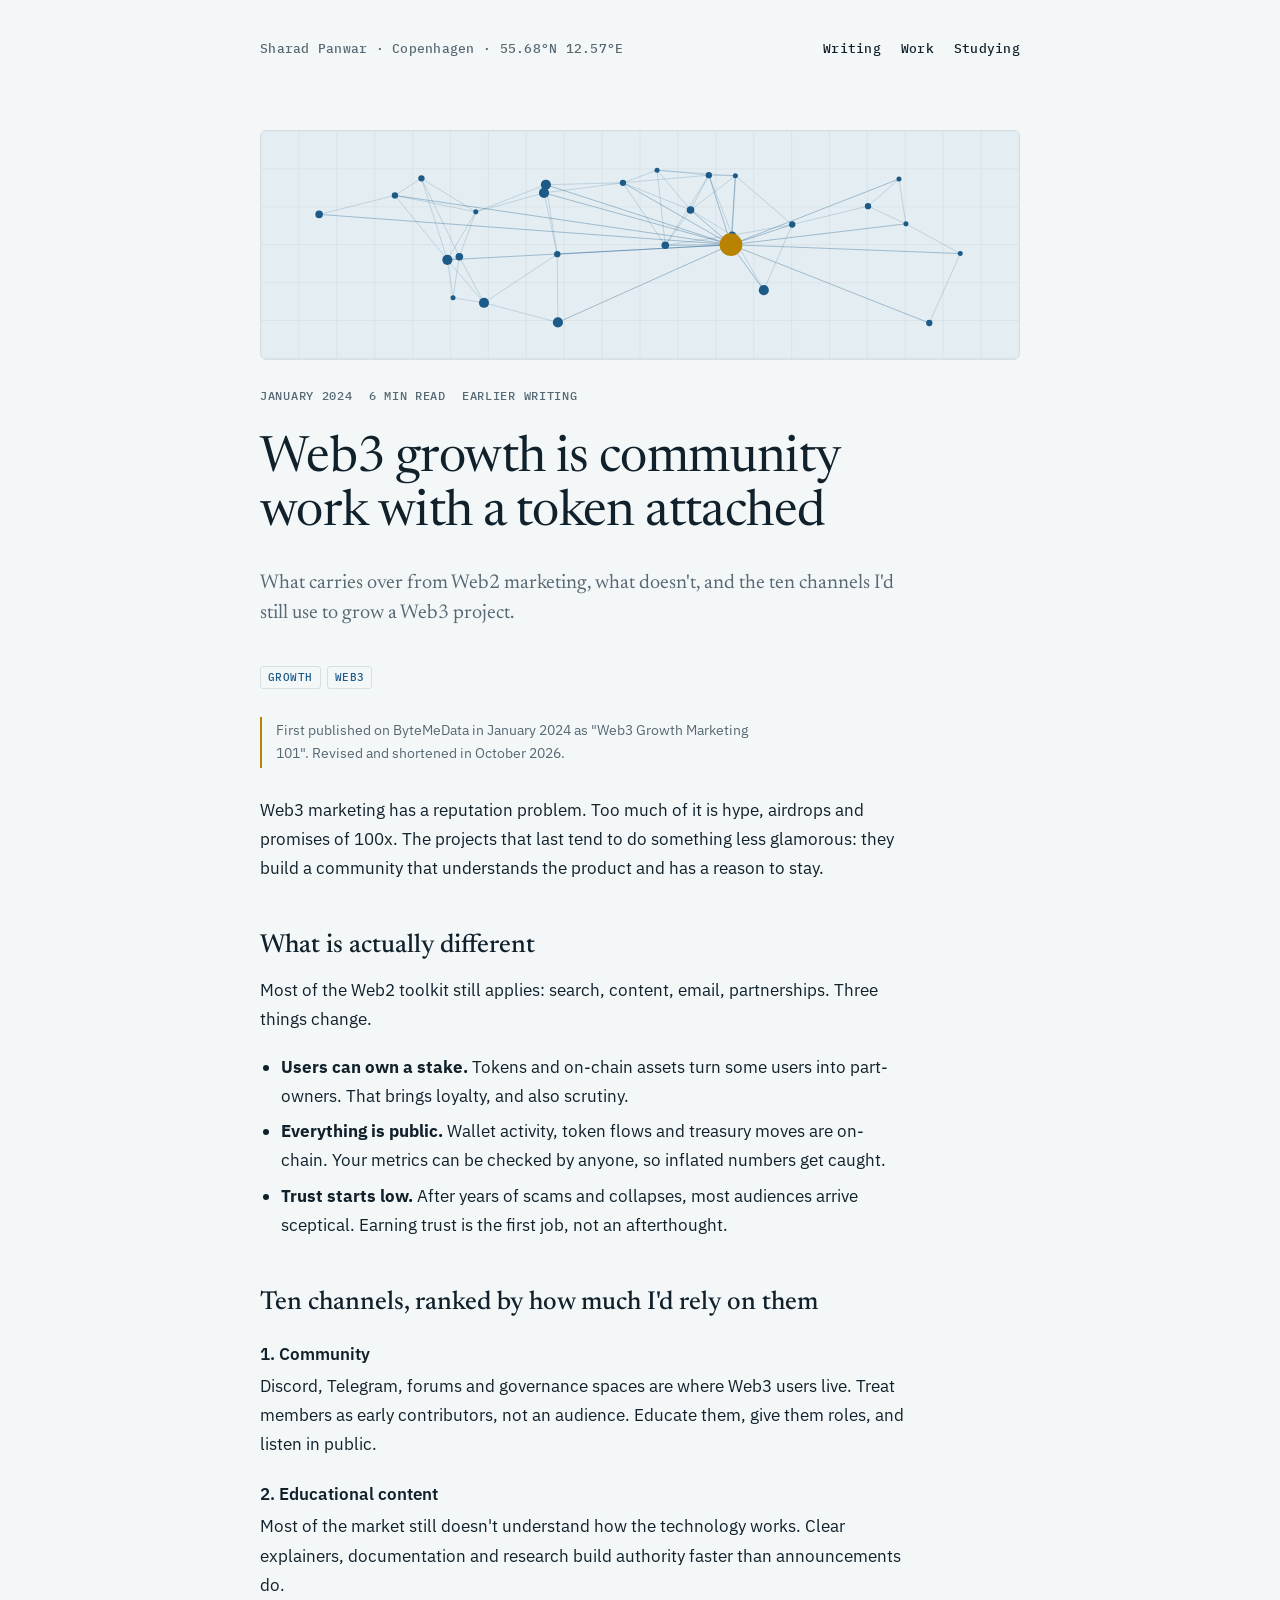
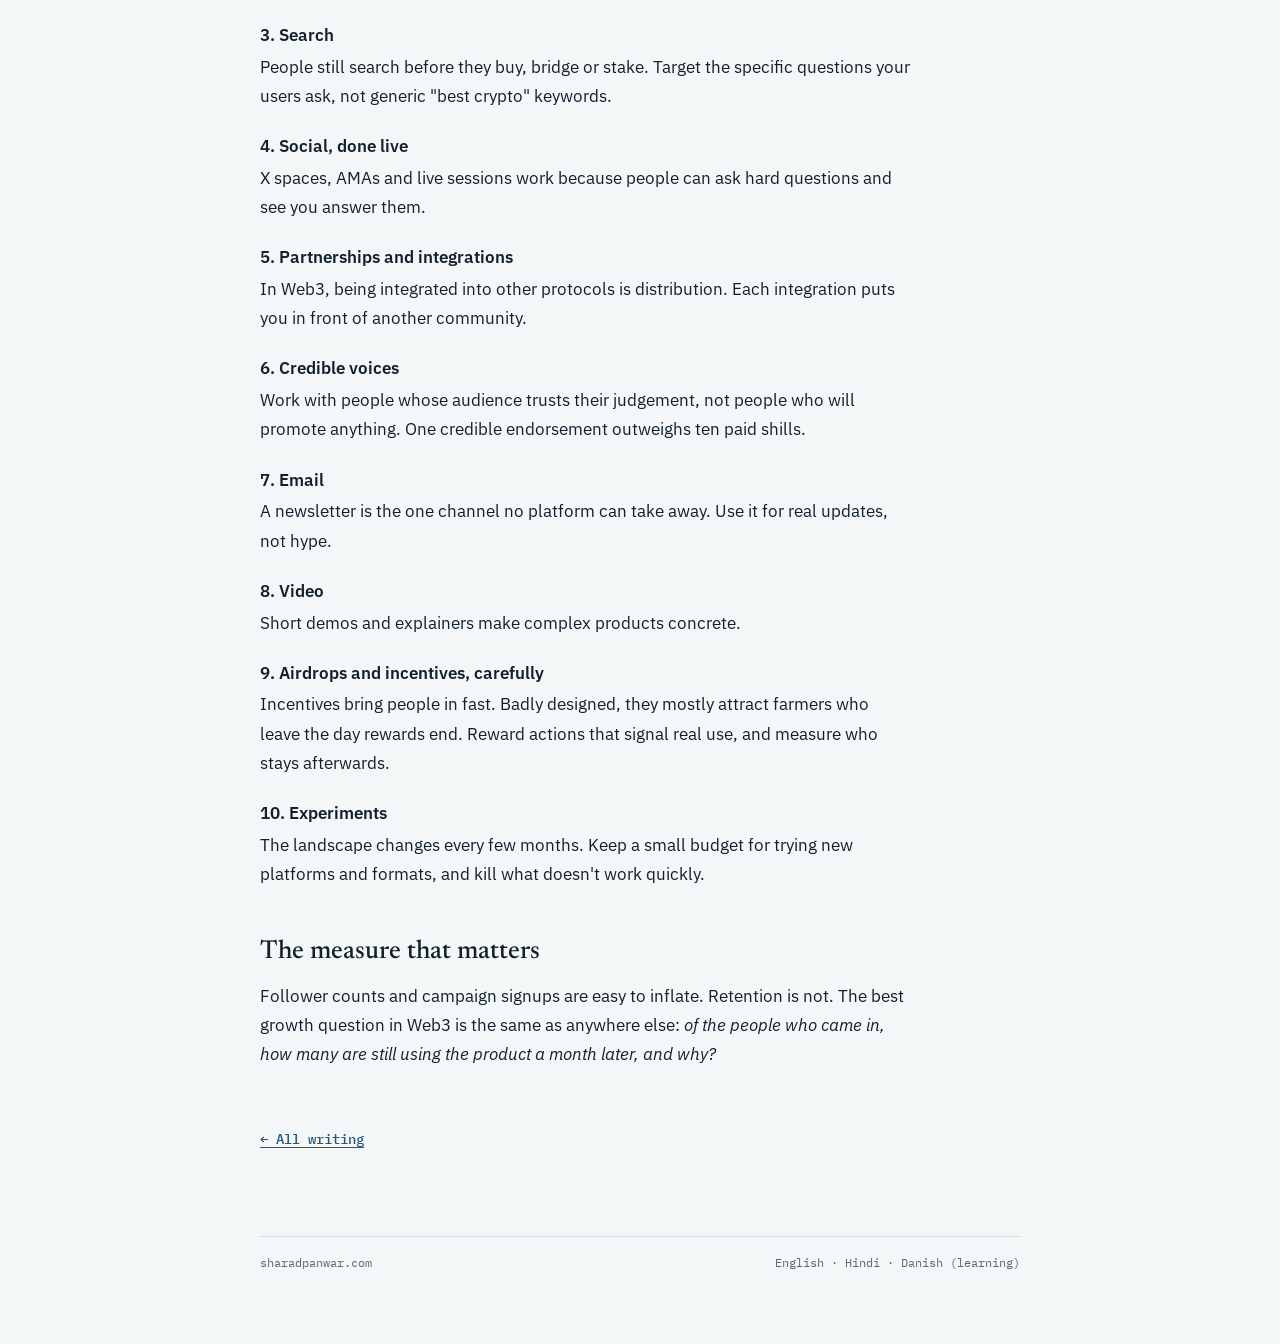
<file: writing/web3-growth-playbook/index.html>
<!doctype html>
<html lang="en">
<head>
<meta charset="utf-8">
<meta name="viewport" content="width=device-width, initial-scale=1, viewport-fit=cover">
<title>Web3 growth is community work with a token attached | Sharad Panwar</title>
<meta name="description" content="What carries over from Web2 marketing, what doesn&#x27;t, and the ten channels I&#x27;d still use to grow a Web3 project.">
<meta property="og:title" content="Web3 growth is community work with a token attached | Sharad Panwar">
<meta property="og:description" content="What carries over from Web2 marketing, what doesn&#x27;t, and the ten channels I&#x27;d still use to grow a Web3 project.">
<meta property="og:url" content="https://sharadpanwar.com/writing/web3-growth-playbook/">
<meta property="og:type" content="article">
<link rel="canonical" href="https://sharadpanwar.com/writing/web3-growth-playbook/">
<link rel="preconnect" href="https://fonts.googleapis.com">
<link rel="preconnect" href="https://fonts.gstatic.com" crossorigin>
<link rel="stylesheet" href="https://fonts.googleapis.com/css2?family=Newsreader:ital,opsz,wght@0,6..72,400;0,6..72,500;1,6..72,400&family=IBM+Plex+Sans:wght@400;500;600&family=IBM+Plex+Mono:wght@400;500&display=swap">
<link rel="stylesheet" href="/style.css">
</head>
<body>
<div class="wrap">
  <header class="top">
    <a class="home" href="/">Sharad Panwar · Copenhagen · 55.68°N 12.57°E</a>
    <nav aria-label="Sections">
      <a href="/writing/">Writing</a>
      <a href="/#work">Work</a>
      <a href="/#studying">Studying</a>
    </nav>
  </header>

  <article class="article">
    <div class="banner"><svg viewBox="0 0 1200 360" role="img" aria-label="" xmlns="http://www.w3.org/2000/svg">
<line class="bn-l" x1="0" y1="0" x2="0" y2="360" stroke-width="1"/>
<line class="bn-l" x1="60" y1="0" x2="60" y2="360" stroke-width="1"/>
<line class="bn-l" x1="120" y1="0" x2="120" y2="360" stroke-width="1"/>
<line class="bn-l" x1="180" y1="0" x2="180" y2="360" stroke-width="1"/>
<line class="bn-l" x1="240" y1="0" x2="240" y2="360" stroke-width="1"/>
<line class="bn-l" x1="300" y1="0" x2="300" y2="360" stroke-width="1"/>
<line class="bn-l" x1="360" y1="0" x2="360" y2="360" stroke-width="1"/>
<line class="bn-l" x1="420" y1="0" x2="420" y2="360" stroke-width="1"/>
<line class="bn-l" x1="480" y1="0" x2="480" y2="360" stroke-width="1"/>
<line class="bn-l" x1="540" y1="0" x2="540" y2="360" stroke-width="1"/>
<line class="bn-l" x1="600" y1="0" x2="600" y2="360" stroke-width="1"/>
<line class="bn-l" x1="660" y1="0" x2="660" y2="360" stroke-width="1"/>
<line class="bn-l" x1="720" y1="0" x2="720" y2="360" stroke-width="1"/>
<line class="bn-l" x1="780" y1="0" x2="780" y2="360" stroke-width="1"/>
<line class="bn-l" x1="840" y1="0" x2="840" y2="360" stroke-width="1"/>
<line class="bn-l" x1="900" y1="0" x2="900" y2="360" stroke-width="1"/>
<line class="bn-l" x1="960" y1="0" x2="960" y2="360" stroke-width="1"/>
<line class="bn-l" x1="1020" y1="0" x2="1020" y2="360" stroke-width="1"/>
<line class="bn-l" x1="1080" y1="0" x2="1080" y2="360" stroke-width="1"/>
<line class="bn-l" x1="1140" y1="0" x2="1140" y2="360" stroke-width="1"/>
<line class="bn-l" x1="1200" y1="0" x2="1200" y2="360" stroke-width="1"/>
<line class="bn-l" x1="0" y1="0" x2="1200" y2="0" stroke-width="1"/>
<line class="bn-l" x1="0" y1="60" x2="1200" y2="60" stroke-width="1"/>
<line class="bn-l" x1="0" y1="120" x2="1200" y2="120" stroke-width="1"/>
<line class="bn-l" x1="0" y1="180" x2="1200" y2="180" stroke-width="1"/>
<line class="bn-l" x1="0" y1="240" x2="1200" y2="240" stroke-width="1"/>
<line class="bn-l" x1="0" y1="300" x2="1200" y2="300" stroke-width="1"/>
<line class="bn-l" x1="0" y1="360" x2="1200" y2="360" stroke-width="1"/>
<line class="bn-al" x1="212" y1="102" x2="744" y2="180" stroke-width="1.2" opacity=".45"/>
<line class="bn-al" x1="640" y1="181" x2="744" y2="180" stroke-width="1.2" opacity=".45"/>
<line class="bn-al" x1="1058" y1="304" x2="744" y2="180" stroke-width="1.2" opacity=".45"/>
<line class="bn-al" x1="295" y1="204" x2="744" y2="180" stroke-width="1.2" opacity=".45"/>
<line class="bn-al" x1="469" y1="195" x2="744" y2="180" stroke-width="1.2" opacity=".45"/>
<line class="bn-al" x1="709" y1="70" x2="744" y2="180" stroke-width="1.2" opacity=".45"/>
<line class="bn-al" x1="751" y1="71" x2="744" y2="180" stroke-width="1.2" opacity=".45"/>
<line class="bn-al" x1="470" y1="303" x2="744" y2="180" stroke-width="1.2" opacity=".45"/>
<line class="bn-al" x1="451" y1="85" x2="744" y2="180" stroke-width="1.2" opacity=".45"/>
<line class="bn-al" x1="680" y1="125" x2="744" y2="180" stroke-width="1.2" opacity=".45"/>
<line class="bn-al" x1="1021" y1="147" x2="744" y2="180" stroke-width="1.2" opacity=".45"/>
<line class="bn-al" x1="796" y1="252" x2="744" y2="180" stroke-width="1.2" opacity=".45"/>
<line class="bn-al" x1="92" y1="132" x2="744" y2="180" stroke-width="1.2" opacity=".45"/>
<line class="bn-al" x1="573" y1="82" x2="744" y2="180" stroke-width="1.2" opacity=".45"/>
<line class="bn-al" x1="1107" y1="194" x2="744" y2="180" stroke-width="1.2" opacity=".45"/>
<line class="bn-al" x1="448" y1="98" x2="744" y2="180" stroke-width="1.2" opacity=".45"/>
<line class="bn-al" x1="841" y1="148" x2="744" y2="180" stroke-width="1.2" opacity=".45"/>
<line class="bn-al" x1="1010" y1="76" x2="744" y2="180" stroke-width="1.2" opacity=".45"/>
<line class="bn-al" x1="212" y1="102" x2="340" y2="128" stroke-width="1" opacity=".3"/>
<line class="bn-al" x1="212" y1="102" x2="295" y2="204" stroke-width="1" opacity=".3"/>
<line class="bn-al" x1="212" y1="102" x2="254" y2="75" stroke-width="1" opacity=".3"/>
<line class="bn-al" x1="212" y1="102" x2="92" y2="132" stroke-width="1" opacity=".3"/>
<line class="bn-al" x1="640" y1="181" x2="627" y2="62" stroke-width="1" opacity=".3"/>
<line class="bn-al" x1="640" y1="181" x2="709" y2="70" stroke-width="1" opacity=".3"/>
<line class="bn-al" x1="640" y1="181" x2="746" y2="165" stroke-width="1" opacity=".3"/>
<line class="bn-al" x1="640" y1="181" x2="680" y2="125" stroke-width="1" opacity=".3"/>
<line class="bn-al" x1="640" y1="181" x2="573" y2="82" stroke-width="1" opacity=".3"/>
<line class="bn-al" x1="340" y1="128" x2="295" y2="204" stroke-width="1" opacity=".3"/>
<line class="bn-al" x1="340" y1="128" x2="254" y2="75" stroke-width="1" opacity=".3"/>
<line class="bn-al" x1="340" y1="128" x2="451" y2="85" stroke-width="1" opacity=".3"/>
<line class="bn-al" x1="340" y1="128" x2="314" y2="199" stroke-width="1" opacity=".3"/>
<line class="bn-al" x1="340" y1="128" x2="448" y2="98" stroke-width="1" opacity=".3"/>
<line class="bn-al" x1="1058" y1="304" x2="1107" y2="194" stroke-width="1" opacity=".3"/>
<line class="bn-al" x1="295" y1="204" x2="304" y2="264" stroke-width="1" opacity=".3"/>
<line class="bn-al" x1="295" y1="204" x2="254" y2="75" stroke-width="1" opacity=".3"/>
<line class="bn-al" x1="295" y1="204" x2="353" y2="272" stroke-width="1" opacity=".3"/>
<line class="bn-al" x1="295" y1="204" x2="314" y2="199" stroke-width="1" opacity=".3"/>
<line class="bn-al" x1="961" y1="119" x2="1021" y2="147" stroke-width="1" opacity=".3"/>
<line class="bn-al" x1="961" y1="119" x2="841" y2="148" stroke-width="1" opacity=".3"/>
<line class="bn-al" x1="961" y1="119" x2="1010" y2="76" stroke-width="1" opacity=".3"/>
<line class="bn-al" x1="304" y1="264" x2="353" y2="272" stroke-width="1" opacity=".3"/>
<line class="bn-al" x1="304" y1="264" x2="314" y2="199" stroke-width="1" opacity=".3"/>
<line class="bn-al" x1="627" y1="62" x2="709" y2="70" stroke-width="1" opacity=".3"/>
<line class="bn-al" x1="627" y1="62" x2="751" y2="71" stroke-width="1" opacity=".3"/>
<line class="bn-al" x1="627" y1="62" x2="680" y2="125" stroke-width="1" opacity=".3"/>
<line class="bn-al" x1="627" y1="62" x2="573" y2="82" stroke-width="1" opacity=".3"/>
<line class="bn-al" x1="254" y1="75" x2="314" y2="199" stroke-width="1" opacity=".3"/>
<line class="bn-al" x1="469" y1="195" x2="353" y2="272" stroke-width="1" opacity=".3"/>
<line class="bn-al" x1="469" y1="195" x2="470" y2="303" stroke-width="1" opacity=".3"/>
<line class="bn-al" x1="469" y1="195" x2="451" y2="85" stroke-width="1" opacity=".3"/>
<line class="bn-al" x1="469" y1="195" x2="448" y2="98" stroke-width="1" opacity=".3"/>
<line class="bn-al" x1="709" y1="70" x2="751" y2="71" stroke-width="1" opacity=".3"/>
<line class="bn-al" x1="709" y1="70" x2="746" y2="165" stroke-width="1" opacity=".3"/>
<line class="bn-al" x1="709" y1="70" x2="680" y2="125" stroke-width="1" opacity=".3"/>
<line class="bn-al" x1="709" y1="70" x2="573" y2="82" stroke-width="1" opacity=".3"/>
<line class="bn-al" x1="353" y1="272" x2="470" y2="303" stroke-width="1" opacity=".3"/>
<line class="bn-al" x1="353" y1="272" x2="314" y2="199" stroke-width="1" opacity=".3"/>
<line class="bn-al" x1="751" y1="71" x2="746" y2="165" stroke-width="1" opacity=".3"/>
<line class="bn-al" x1="751" y1="71" x2="680" y2="125" stroke-width="1" opacity=".3"/>
<line class="bn-al" x1="751" y1="71" x2="841" y2="148" stroke-width="1" opacity=".3"/>
<line class="bn-al" x1="451" y1="85" x2="573" y2="82" stroke-width="1" opacity=".3"/>
<line class="bn-al" x1="451" y1="85" x2="448" y2="98" stroke-width="1" opacity=".3"/>
<line class="bn-al" x1="746" y1="165" x2="680" y2="125" stroke-width="1" opacity=".3"/>
<line class="bn-al" x1="746" y1="165" x2="796" y2="252" stroke-width="1" opacity=".3"/>
<line class="bn-al" x1="746" y1="165" x2="841" y2="148" stroke-width="1" opacity=".3"/>
<line class="bn-al" x1="680" y1="125" x2="573" y2="82" stroke-width="1" opacity=".3"/>
<line class="bn-al" x1="1021" y1="147" x2="1107" y2="194" stroke-width="1" opacity=".3"/>
<line class="bn-al" x1="1021" y1="147" x2="1010" y2="76" stroke-width="1" opacity=".3"/>
<line class="bn-al" x1="796" y1="252" x2="841" y2="148" stroke-width="1" opacity=".3"/>
<line class="bn-al" x1="573" y1="82" x2="448" y2="98" stroke-width="1" opacity=".3"/>
<circle class="bn-a" cx="212" cy="102" r="5"/>
<circle class="bn-a" cx="640" cy="181" r="6"/>
<circle class="bn-a" cx="340" cy="128" r="4"/>
<circle class="bn-a" cx="1058" cy="304" r="5"/>
<circle class="bn-a" cx="295" cy="204" r="8"/>
<circle class="bn-a" cx="961" cy="119" r="5"/>
<circle class="bn-a" cx="304" cy="264" r="4"/>
<circle class="bn-a" cx="627" cy="62" r="4"/>
<circle class="bn-a" cx="254" cy="75" r="5"/>
<circle class="bn-a" cx="469" cy="195" r="5"/>
<circle class="bn-a" cx="709" cy="70" r="5"/>
<circle class="bn-a" cx="353" cy="272" r="8"/>
<circle class="bn-a" cx="751" cy="71" r="4"/>
<circle class="bn-a" cx="470" cy="303" r="8"/>
<circle class="bn-a" cx="451" cy="85" r="8"/>
<circle class="bn-a" cx="746" cy="165" r="6"/>
<circle class="bn-a" cx="680" cy="125" r="6"/>
<circle class="bn-a" cx="1021" cy="147" r="4"/>
<circle class="bn-a" cx="796" cy="252" r="8"/>
<circle class="bn-a" cx="92" cy="132" r="6"/>
<circle class="bn-a" cx="314" cy="199" r="6"/>
<circle class="bn-a" cx="573" cy="82" r="5"/>
<circle class="bn-a" cx="1107" cy="194" r="4"/>
<circle class="bn-a" cx="448" cy="98" r="8"/>
<circle class="bn-a" cx="841" cy="148" r="5"/>
<circle class="bn-a" cx="1010" cy="76" r="4"/>
<circle class="bn-s" cx="744" cy="180" r="18"/>
</svg></div>
    <div class="kicker"><span>January 2024</span><span>6 min read</span><span>Earlier writing</span></div>
    <h1>Web3 growth is community work with a token attached</h1>
    <p class="dek">What carries over from Web2 marketing, what doesn't, and the ten channels I'd still use to grow a Web3 project.</p>
    <div class="lens"><b>Growth</b><b>Web3</b></div>
    <p class="origin">First published on ByteMeData in January 2024 as "Web3 Growth Marketing 101". Revised and shortened in October 2026.</p>
    <div class="prose">
<p>Web3 marketing has a reputation problem. Too much of it is hype, airdrops and promises of 100x. The projects that last tend to do something less glamorous: they build a community that understands the product and has a reason to stay.</p>

<h2>What is actually different</h2>
<p>Most of the Web2 toolkit still applies: search, content, email, partnerships. Three things change.</p>
<ul>
<li><b>Users can own a stake.</b> Tokens and on-chain assets turn some users into part-owners. That brings loyalty, and also scrutiny.</li>
<li><b>Everything is public.</b> Wallet activity, token flows and treasury moves are on-chain. Your metrics can be checked by anyone, so inflated numbers get caught.</li>
<li><b>Trust starts low.</b> After years of scams and collapses, most audiences arrive sceptical. Earning trust is the first job, not an afterthought.</li>
</ul>

<h2>Ten channels, ranked by how much I'd rely on them</h2>
<h3>1. Community</h3>
<p>Discord, Telegram, forums and governance spaces are where Web3 users live. Treat members as early contributors, not an audience. Educate them, give them roles, and listen in public.</p>
<h3>2. Educational content</h3>
<p>Most of the market still doesn't understand how the technology works. Clear explainers, documentation and research build authority faster than announcements do.</p>
<h3>3. Search</h3>
<p>People still search before they buy, bridge or stake. Target the specific questions your users ask, not generic "best crypto" keywords.</p>
<h3>4. Social, done live</h3>
<p>X spaces, AMAs and live sessions work because people can ask hard questions and see you answer them.</p>
<h3>5. Partnerships and integrations</h3>
<p>In Web3, being integrated into other protocols is distribution. Each integration puts you in front of another community.</p>
<h3>6. Credible voices</h3>
<p>Work with people whose audience trusts their judgement, not people who will promote anything. One credible endorsement outweighs ten paid shills.</p>
<h3>7. Email</h3>
<p>A newsletter is the one channel no platform can take away. Use it for real updates, not hype.</p>
<h3>8. Video</h3>
<p>Short demos and explainers make complex products concrete.</p>
<h3>9. Airdrops and incentives, carefully</h3>
<p>Incentives bring people in fast. Badly designed, they mostly attract farmers who leave the day rewards end. Reward actions that signal real use, and measure who stays afterwards.</p>
<h3>10. Experiments</h3>
<p>The landscape changes every few months. Keep a small budget for trying new platforms and formats, and kill what doesn't work quickly.</p>

<h2>The measure that matters</h2>
<p>Follower counts and campaign signups are easy to inflate. Retention is not. The best growth question in Web3 is the same as anywhere else: <em>of the people who came in, how many are still using the product a month later, and why?</em></p>
    </div>
    <p class="backlink"><a href="/writing/">← All writing</a></p>
  </article>
  <footer>
    <span>sharadpanwar.com</span>
    <span>English · Hindi · Danish (learning)</span>
  </footer>
</div>
</body>
</html>
</file>
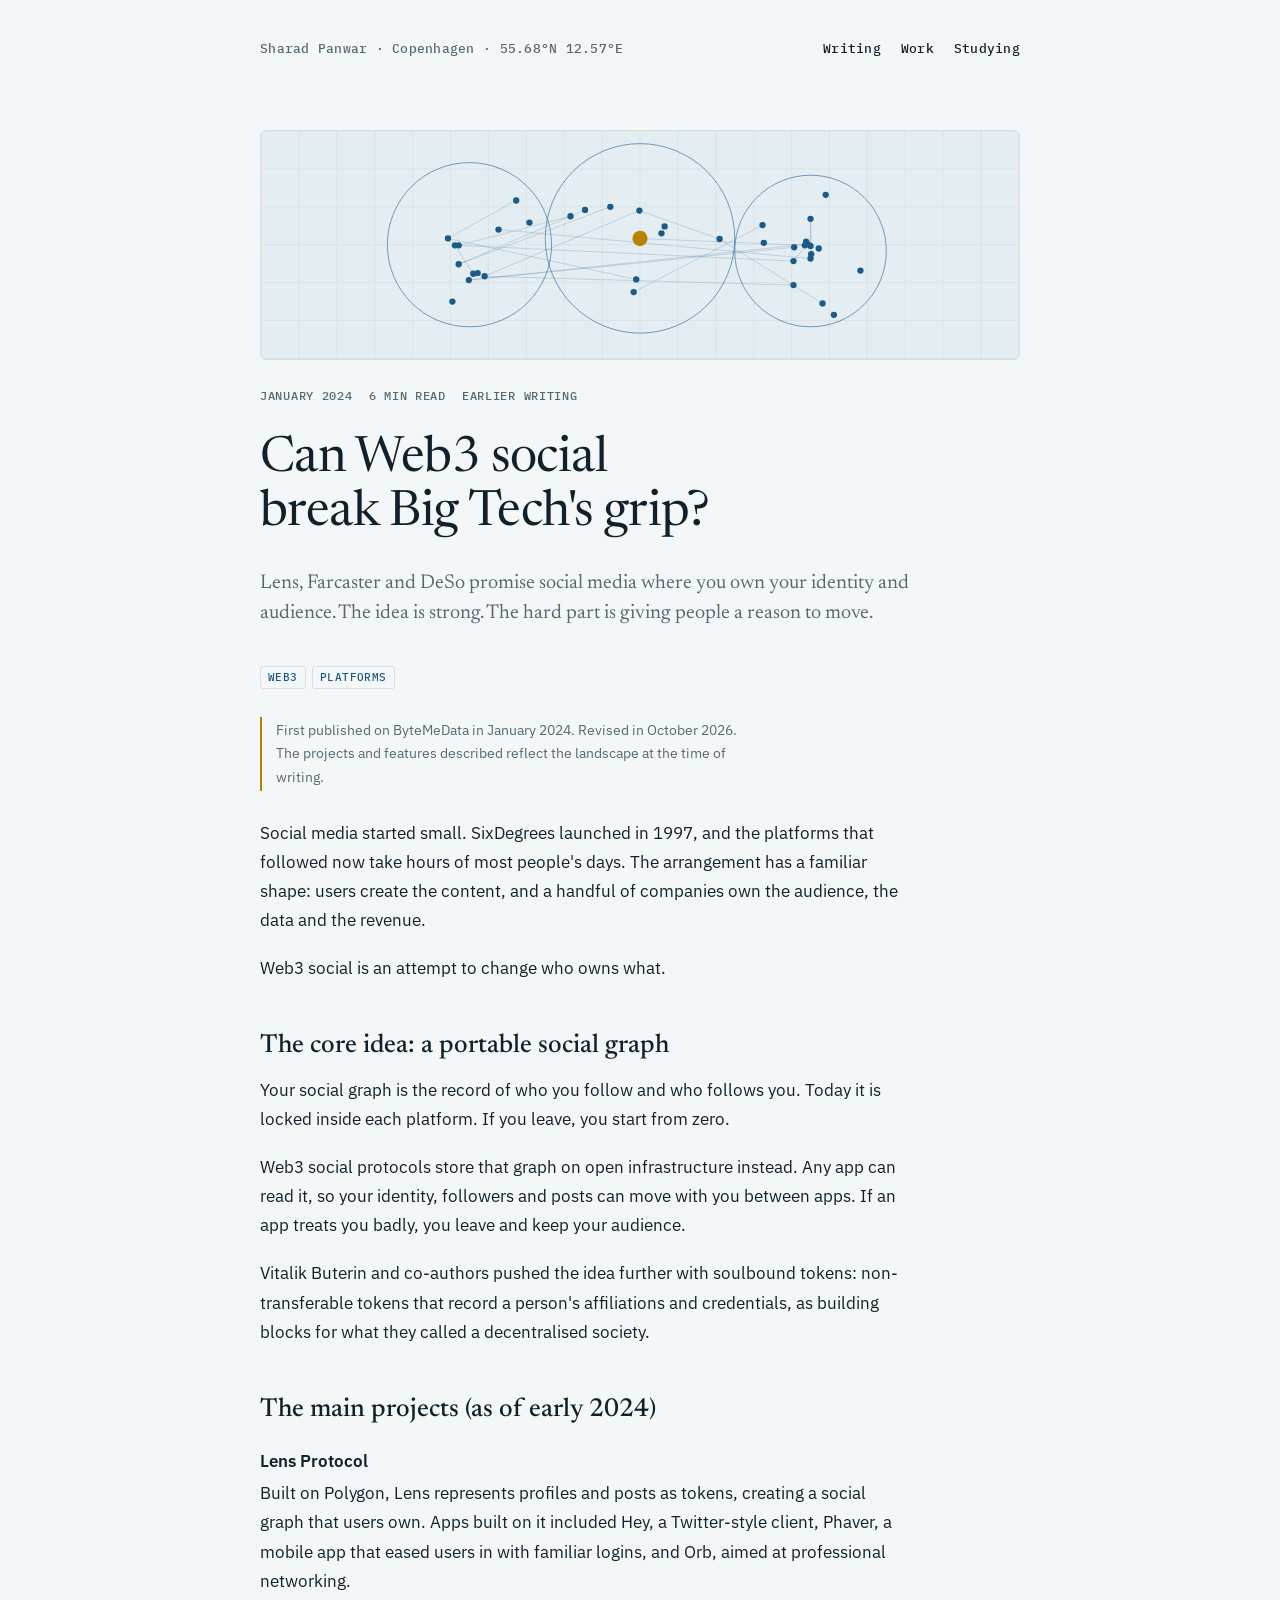
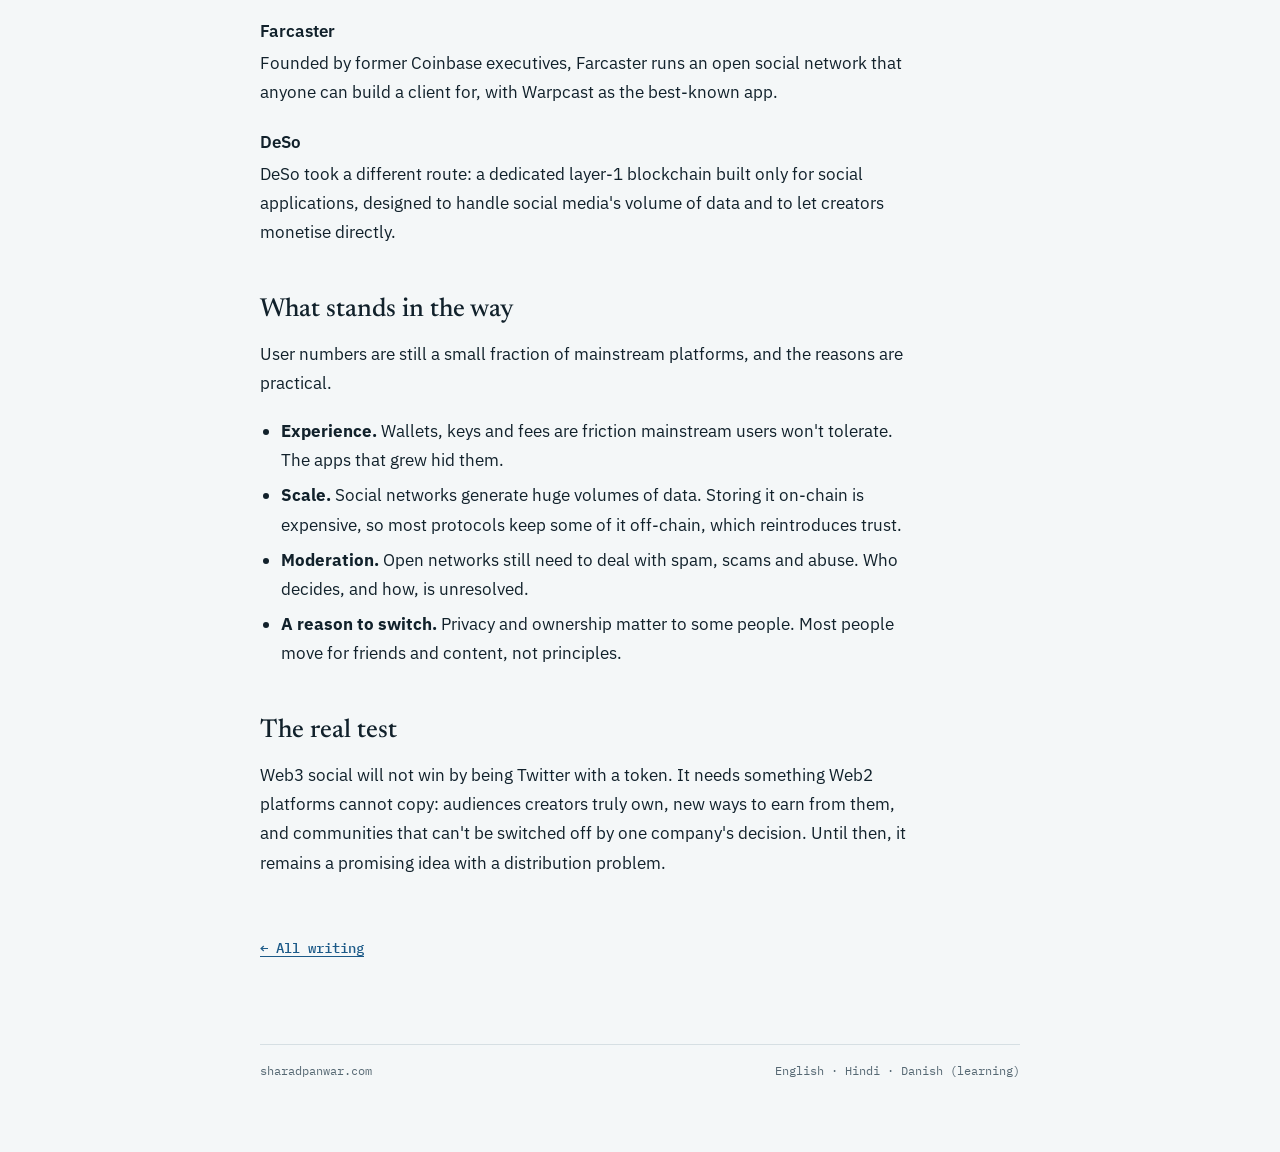
<file: writing/web3-social/index.html>
<!doctype html>
<html lang="en">
<head>
<meta charset="utf-8">
<meta name="viewport" content="width=device-width, initial-scale=1, viewport-fit=cover">
<title>Can Web3 social break Big Tech&#x27;s grip? | Sharad Panwar</title>
<meta name="description" content="Lens, Farcaster and DeSo promise social media where you own your identity and audience. The idea is strong. The hard part is giving people a reason to move.">
<meta property="og:title" content="Can Web3 social break Big Tech&#x27;s grip? | Sharad Panwar">
<meta property="og:description" content="Lens, Farcaster and DeSo promise social media where you own your identity and audience. The idea is strong. The hard part is giving people a reason to move.">
<meta property="og:url" content="https://sharadpanwar.com/writing/web3-social/">
<meta property="og:type" content="article">
<link rel="canonical" href="https://sharadpanwar.com/writing/web3-social/">
<link rel="preconnect" href="https://fonts.googleapis.com">
<link rel="preconnect" href="https://fonts.gstatic.com" crossorigin>
<link rel="stylesheet" href="https://fonts.googleapis.com/css2?family=Newsreader:ital,opsz,wght@0,6..72,400;0,6..72,500;1,6..72,400&family=IBM+Plex+Sans:wght@400;500;600&family=IBM+Plex+Mono:wght@400;500&display=swap">
<link rel="stylesheet" href="/style.css">
</head>
<body>
<div class="wrap">
  <header class="top">
    <a class="home" href="/">Sharad Panwar · Copenhagen · 55.68°N 12.57°E</a>
    <nav aria-label="Sections">
      <a href="/writing/">Writing</a>
      <a href="/#work">Work</a>
      <a href="/#studying">Studying</a>
    </nav>
  </header>

  <article class="article">
    <div class="banner"><svg viewBox="0 0 1200 360" role="img" aria-label="" xmlns="http://www.w3.org/2000/svg">
<line class="bn-l" x1="0" y1="0" x2="0" y2="360" stroke-width="1"/>
<line class="bn-l" x1="60" y1="0" x2="60" y2="360" stroke-width="1"/>
<line class="bn-l" x1="120" y1="0" x2="120" y2="360" stroke-width="1"/>
<line class="bn-l" x1="180" y1="0" x2="180" y2="360" stroke-width="1"/>
<line class="bn-l" x1="240" y1="0" x2="240" y2="360" stroke-width="1"/>
<line class="bn-l" x1="300" y1="0" x2="300" y2="360" stroke-width="1"/>
<line class="bn-l" x1="360" y1="0" x2="360" y2="360" stroke-width="1"/>
<line class="bn-l" x1="420" y1="0" x2="420" y2="360" stroke-width="1"/>
<line class="bn-l" x1="480" y1="0" x2="480" y2="360" stroke-width="1"/>
<line class="bn-l" x1="540" y1="0" x2="540" y2="360" stroke-width="1"/>
<line class="bn-l" x1="600" y1="0" x2="600" y2="360" stroke-width="1"/>
<line class="bn-l" x1="660" y1="0" x2="660" y2="360" stroke-width="1"/>
<line class="bn-l" x1="720" y1="0" x2="720" y2="360" stroke-width="1"/>
<line class="bn-l" x1="780" y1="0" x2="780" y2="360" stroke-width="1"/>
<line class="bn-l" x1="840" y1="0" x2="840" y2="360" stroke-width="1"/>
<line class="bn-l" x1="900" y1="0" x2="900" y2="360" stroke-width="1"/>
<line class="bn-l" x1="960" y1="0" x2="960" y2="360" stroke-width="1"/>
<line class="bn-l" x1="1020" y1="0" x2="1020" y2="360" stroke-width="1"/>
<line class="bn-l" x1="1080" y1="0" x2="1080" y2="360" stroke-width="1"/>
<line class="bn-l" x1="1140" y1="0" x2="1140" y2="360" stroke-width="1"/>
<line class="bn-l" x1="1200" y1="0" x2="1200" y2="360" stroke-width="1"/>
<line class="bn-l" x1="0" y1="0" x2="1200" y2="0" stroke-width="1"/>
<line class="bn-l" x1="0" y1="60" x2="1200" y2="60" stroke-width="1"/>
<line class="bn-l" x1="0" y1="120" x2="1200" y2="120" stroke-width="1"/>
<line class="bn-l" x1="0" y1="180" x2="1200" y2="180" stroke-width="1"/>
<line class="bn-l" x1="0" y1="240" x2="1200" y2="240" stroke-width="1"/>
<line class="bn-l" x1="0" y1="300" x2="1200" y2="300" stroke-width="1"/>
<line class="bn-l" x1="0" y1="360" x2="1200" y2="360" stroke-width="1"/>
<circle class="bn-al" cx="330" cy="180" r="130" stroke-width="1.5" opacity=".6"/>
<circle class="bn-al" cx="600" cy="170" r="150" stroke-width="1.5" opacity=".6"/>
<circle class="bn-al" cx="870" cy="190" r="120" stroke-width="1.5" opacity=".6"/>
<line class="bn-al" x1="404" y1="110" x2="296" y2="170" stroke-width="1" opacity=".3"/>
<line class="bn-al" x1="376" y1="156" x2="870" y2="202" stroke-width="1" opacity=".3"/>
<line class="bn-al" x1="553" y1="120" x2="313" y2="211" stroke-width="1" opacity=".3"/>
<line class="bn-al" x1="726" y1="171" x2="599" y2="126" stroke-width="1" opacity=".3"/>
<line class="bn-al" x1="870" y1="202" x2="870" y2="139" stroke-width="1" opacity=".3"/>
<line class="bn-al" x1="490" y1="135" x2="313" y2="181" stroke-width="1" opacity=".3"/>
<line class="bn-al" x1="889" y1="273" x2="726" y2="171" stroke-width="1" opacity=".3"/>
<line class="bn-al" x1="861" y1="181" x2="594" y2="170" stroke-width="1" opacity=".3"/>
<line class="bn-al" x1="329" y1="236" x2="844" y2="184" stroke-width="1" opacity=".3"/>
<line class="bn-al" x1="843" y1="206" x2="865" y2="179" stroke-width="1" opacity=".3"/>
<line class="bn-al" x1="794" y1="149" x2="590" y2="255" stroke-width="1" opacity=".3"/>
<line class="bn-al" x1="594" y1="235" x2="296" y2="170" stroke-width="1" opacity=".3"/>
<line class="bn-al" x1="354" y1="230" x2="599" y2="126" stroke-width="1" opacity=".3"/>
<line class="bn-al" x1="313" y1="211" x2="513" y2="125" stroke-width="1" opacity=".3"/>
<line class="bn-al" x1="870" y1="182" x2="883" y2="186" stroke-width="1" opacity=".3"/>
<line class="bn-al" x1="313" y1="181" x2="843" y2="206" stroke-width="1" opacity=".3"/>
<line class="bn-al" x1="307" y1="181" x2="336" y2="226" stroke-width="1" opacity=".3"/>
<line class="bn-al" x1="843" y1="244" x2="354" y2="230" stroke-width="1" opacity=".3"/>
<line class="bn-al" x1="870" y1="139" x2="871" y2="195" stroke-width="1" opacity=".3"/>
<line class="bn-al" x1="865" y1="179" x2="329" y2="236" stroke-width="1" opacity=".3"/>
<circle class="bn-a" cx="404" cy="110" r="5"/>
<circle class="bn-a" cx="871" cy="195" r="5"/>
<circle class="bn-a" cx="376" cy="156" r="5"/>
<circle class="bn-a" cx="949" cy="221" r="5"/>
<circle class="bn-a" cx="336" cy="226" r="5"/>
<circle class="bn-a" cx="553" cy="120" r="5"/>
<circle class="bn-a" cx="590" cy="255" r="5"/>
<circle class="bn-a" cx="726" cy="171" r="5"/>
<circle class="bn-a" cx="907" cy="291" r="5"/>
<circle class="bn-a" cx="844" cy="184" r="5"/>
<circle class="bn-a" cx="894" cy="101" r="5"/>
<circle class="bn-a" cx="870" cy="202" r="5"/>
<circle class="bn-a" cx="490" cy="135" r="5"/>
<circle class="bn-a" cx="889" cy="273" r="5"/>
<circle class="bn-a" cx="861" cy="181" r="5"/>
<circle class="bn-a" cx="634" cy="162" r="5"/>
<circle class="bn-a" cx="329" cy="236" r="5"/>
<circle class="bn-a" cx="843" cy="206" r="5"/>
<circle class="bn-a" cx="296" cy="170" r="5"/>
<circle class="bn-a" cx="794" cy="149" r="5"/>
<circle class="bn-a" cx="594" cy="235" r="5"/>
<circle class="bn-a" cx="599" cy="126" r="5"/>
<circle class="bn-a" cx="883" cy="186" r="5"/>
<circle class="bn-a" cx="796" cy="177" r="5"/>
<circle class="bn-a" cx="639" cy="151" r="5"/>
<circle class="bn-a" cx="863" cy="175" r="5"/>
<circle class="bn-a" cx="354" cy="230" r="5"/>
<circle class="bn-a" cx="313" cy="211" r="5"/>
<circle class="bn-a" cx="870" cy="182" r="5"/>
<circle class="bn-a" cx="313" cy="181" r="5"/>
<circle class="bn-a" cx="307" cy="181" r="5"/>
<circle class="bn-a" cx="843" cy="244" r="5"/>
<circle class="bn-a" cx="594" cy="170" r="5"/>
<circle class="bn-a" cx="603" cy="164" r="5"/>
<circle class="bn-a" cx="303" cy="270" r="5"/>
<circle class="bn-a" cx="870" cy="139" r="5"/>
<circle class="bn-a" cx="425" cy="145" r="5"/>
<circle class="bn-a" cx="865" cy="179" r="5"/>
<circle class="bn-a" cx="343" cy="225" r="5"/>
<circle class="bn-a" cx="513" cy="125" r="5"/>
<circle class="bn-s" cx="600" cy="170" r="12"/>
</svg></div>
    <div class="kicker"><span>January 2024</span><span>6 min read</span><span>Earlier writing</span></div>
    <h1>Can Web3 social break Big Tech's grip?</h1>
    <p class="dek">Lens, Farcaster and DeSo promise social media where you own your identity and audience. The idea is strong. The hard part is giving people a reason to move.</p>
    <div class="lens"><b>Web3</b><b>Platforms</b></div>
    <p class="origin">First published on ByteMeData in January 2024. Revised in October 2026. The projects and features described reflect the landscape at the time of writing.</p>
    <div class="prose">
<p>Social media started small. SixDegrees launched in 1997, and the platforms that followed now take hours of most people's days. The arrangement has a familiar shape: users create the content, and a handful of companies own the audience, the data and the revenue.</p>
<p>Web3 social is an attempt to change who owns what.</p>

<h2>The core idea: a portable social graph</h2>
<p>Your social graph is the record of who you follow and who follows you. Today it is locked inside each platform. If you leave, you start from zero.</p>
<p>Web3 social protocols store that graph on open infrastructure instead. Any app can read it, so your identity, followers and posts can move with you between apps. If an app treats you badly, you leave and keep your audience.</p>
<p>Vitalik Buterin and co-authors pushed the idea further with soulbound tokens: non-transferable tokens that record a person's affiliations and credentials, as building blocks for what they called a decentralised society.</p>

<h2>The main projects (as of early 2024)</h2>
<h3>Lens Protocol</h3>
<p>Built on Polygon, Lens represents profiles and posts as tokens, creating a social graph that users own. Apps built on it included Hey, a Twitter-style client, Phaver, a mobile app that eased users in with familiar logins, and Orb, aimed at professional networking.</p>
<h3>Farcaster</h3>
<p>Founded by former Coinbase executives, Farcaster runs an open social network that anyone can build a client for, with Warpcast as the best-known app.</p>
<h3>DeSo</h3>
<p>DeSo took a different route: a dedicated layer-1 blockchain built only for social applications, designed to handle social media's volume of data and to let creators monetise directly.</p>

<h2>What stands in the way</h2>
<p>User numbers are still a small fraction of mainstream platforms, and the reasons are practical.</p>
<ul>
<li><b>Experience.</b> Wallets, keys and fees are friction mainstream users won't tolerate. The apps that grew hid them.</li>
<li><b>Scale.</b> Social networks generate huge volumes of data. Storing it on-chain is expensive, so most protocols keep some of it off-chain, which reintroduces trust.</li>
<li><b>Moderation.</b> Open networks still need to deal with spam, scams and abuse. Who decides, and how, is unresolved.</li>
<li><b>A reason to switch.</b> Privacy and ownership matter to some people. Most people move for friends and content, not principles.</li>
</ul>

<h2>The real test</h2>
<p>Web3 social will not win by being Twitter with a token. It needs something Web2 platforms cannot copy: audiences creators truly own, new ways to earn from them, and communities that can't be switched off by one company's decision. Until then, it remains a promising idea with a distribution problem.</p>
    </div>
    <p class="backlink"><a href="/writing/">← All writing</a></p>
  </article>
  <footer>
    <span>sharadpanwar.com</span>
    <span>English · Hindi · Danish (learning)</span>
  </footer>
</div>
</body>
</html>
</file>
<file: style.css>
/* sharadpanwar.com: one narrow reading column; mono metadata margin on wide screens */
:root{
  --bg:#F4F7F8; --surface:#FFFFFF; --fg:#11212B; --muted:#566873; --line:#D6DFE3;
  --accent:#1C5A88; --signal:#B98200; --tint:#E3EDF2;
  --display:"Newsreader", Georgia, "Times New Roman", serif;
  --body:"IBM Plex Sans", system-ui, -apple-system, "Segoe UI", sans-serif;
  --mono:"IBM Plex Mono", ui-monospace, SFMono-Regular, Menlo, monospace;
}
@media (prefers-color-scheme: dark){:root{
  --bg:#0D151A; --surface:#121D24; --fg:#E4ECF0; --muted:#94A6B1; --line:#22323C; --accent:#79B6E4; --signal:#E8BE52; --tint:#16252E; color-scheme:dark}}

*{box-sizing:border-box}
html{-webkit-text-size-adjust:100%}
body{margin:0;background:var(--bg);color:var(--fg);font:16px/1.65 var(--body);
  padding-left:max(16px, env(safe-area-inset-left, 0px));padding-right:max(16px, env(safe-area-inset-right, 0px))}
a{color:var(--accent);text-underline-offset:3px;text-decoration-thickness:1px}
a:hover{text-decoration-thickness:2px}
a:focus-visible{outline:2px solid var(--accent);outline-offset:3px;border-radius:2px}
img,svg{max-width:100%}
.wrap{max-width:760px;margin:0 auto;padding-block:40px 72px;display:grid;gap:72px}

header.top{display:flex;flex-wrap:wrap;justify-content:space-between;align-items:baseline;gap:12px;
  font:500 13px/1.4 var(--mono);color:var(--muted);letter-spacing:.02em}
header.top a.home{color:var(--muted);text-decoration:none}
header.top nav{display:flex;gap:20px}
header.top nav a{color:var(--fg);text-decoration:none}
header.top nav a:hover,header.top a.home:hover{color:var(--accent)}

.hero{display:grid;gap:22px}
.hero h1{font:400 clamp(36px,6vw,58px)/1.05 var(--display);letter-spacing:-.015em;margin:0;text-wrap:balance}
.hero h1 em{font-style:italic;color:var(--accent)}
.hero p{margin:0;max-width:60ch;font-size:18px}
.status{display:inline-flex;align-items:center;gap:10px;font:500 13px/1.4 var(--mono);
  border:1px solid var(--line);background:var(--surface);padding:8px 12px;border-radius:4px;width:fit-content;max-width:100%}
.status i{width:8px;height:8px;border-radius:50%;background:var(--signal);flex:none}
.links{display:flex;flex-wrap:wrap;gap:18px;font-weight:500}

section{display:grid;gap:24px}
.sec-head{display:flex;justify-content:space-between;align-items:baseline;gap:12px;border-bottom:1px solid var(--line);padding-bottom:10px}
.sec-head h2{font:500 26px/1.2 var(--display);margin:0}
.sec-head span{font:400 12px/1.4 var(--mono);color:var(--muted);letter-spacing:.06em;text-transform:uppercase}

.entry{display:grid;grid-template-columns:150px 1fr;gap:6px 28px}
.entry .meta{font:400 13px/1.6 var(--mono);color:var(--muted);font-variant-numeric:tabular-nums}
.entry .body{min-width:0}
.entry h3{font:500 21px/1.3 var(--display);margin:0 0 6px;text-wrap:balance}
.entry h3 a{color:var(--fg);text-decoration:none}
.entry h3 a:hover{color:var(--accent);text-decoration:underline}
.entry p{margin:0}
.lens{display:flex;flex-wrap:wrap;gap:6px;margin-top:10px}
.lens b{font:500 11px/1 var(--mono);letter-spacing:.04em;text-transform:uppercase;color:var(--accent);
  border:1px solid var(--line);padding:5px 7px;border-radius:3px}
.list{display:grid;gap:28px}

.roles{display:grid;gap:18px}
.role{display:grid;grid-template-columns:150px 1fr;gap:4px 28px;padding-bottom:18px;border-bottom:1px solid var(--line)}
.role:last-child{border-bottom:0;padding-bottom:0}
.role .meta{font:400 13px/1.6 var(--mono);color:var(--muted);font-variant-numeric:tabular-nums}
.role h3{font:600 16px/1.4 var(--body);margin:0}
.role h3 span{font-weight:400;color:var(--muted)}
.role p{margin:4px 0 0}
.num{font-family:var(--mono);font-size:.92em;font-variant-numeric:tabular-nums}

.courses{display:grid;grid-template-columns:repeat(2,minmax(0,1fr));gap:20px 28px}
.course h3{font:600 15px/1.4 var(--body);margin:0 0 4px}
.course p{margin:0;color:var(--muted);font-size:15px}

.note{font-size:15px;color:var(--muted);max-width:60ch;margin:0}
footer{font:400 12px/1.6 var(--mono);color:var(--muted);border-top:1px solid var(--line);padding-top:16px;display:flex;flex-wrap:wrap;justify-content:space-between;gap:8px}

/* Article pages */
.article{display:grid;gap:28px}
.banner{border:1px solid var(--line);border-radius:6px;overflow:hidden;background:var(--tint)}
.banner svg{display:block;width:100%;height:auto}
.kicker{font:500 12px/1.4 var(--mono);color:var(--muted);letter-spacing:.06em;text-transform:uppercase;display:flex;flex-wrap:wrap;gap:6px 16px}
.article h1{font:400 clamp(32px,5.4vw,50px)/1.08 var(--display);letter-spacing:-.012em;margin:0;text-wrap:balance}
.dek{font:400 20px/1.5 var(--display);color:var(--muted);margin:0;max-width:60ch}
.origin{font-size:14px;color:var(--muted);border-left:2px solid var(--signal);padding:2px 0 2px 14px;margin:0;max-width:62ch}
.prose{max-width:65ch;font-size:17px;line-height:1.72}
.prose > *{margin:0 0 1.1em}
.prose h2{font:500 26px/1.25 var(--display);margin:1.8em 0 .5em;text-wrap:balance}
.prose h3{font:600 17px/1.4 var(--body);margin:1.4em 0 .3em}
.prose ul,.prose ol{padding-left:1.25em}
.prose li{margin:.35em 0}
.prose blockquote{margin:1.4em 0;padding:4px 0 4px 18px;border-left:2px solid var(--accent);font:italic 400 20px/1.5 var(--display)}
.prose blockquote cite{display:block;font:400 13px/1.5 var(--mono);font-style:normal;color:var(--muted);margin-top:6px}
.takeaway{background:var(--surface);border:1px solid var(--line);border-radius:6px;padding:16px 18px}
.takeaway b{display:block;font:500 11px/1 var(--mono);letter-spacing:.06em;text-transform:uppercase;color:var(--accent);margin-bottom:8px}
.takeaway ul{margin:0}
.backlink{font:500 14px/1.4 var(--mono)}

@media (max-width:620px){
  .entry,.role{grid-template-columns:1fr}
  .courses{grid-template-columns:1fr}
  .wrap{gap:56px;padding-block:28px 56px}
  .prose{font-size:16.5px}
}
@media (prefers-reduced-motion:no-preference){a{transition:color .15s}}
/* banner marks */
.bn-a{fill:var(--accent)} .bn-s{fill:var(--signal)} .bn-l{stroke:var(--line);fill:none} .bn-al{stroke:var(--accent);fill:none} .bn-f{fill:var(--fg)} .bn-m{fill:var(--muted)}
.bn-t{font-family:var(--mono);font-size:22px;letter-spacing:.08em;fill:var(--muted)}
</file>
